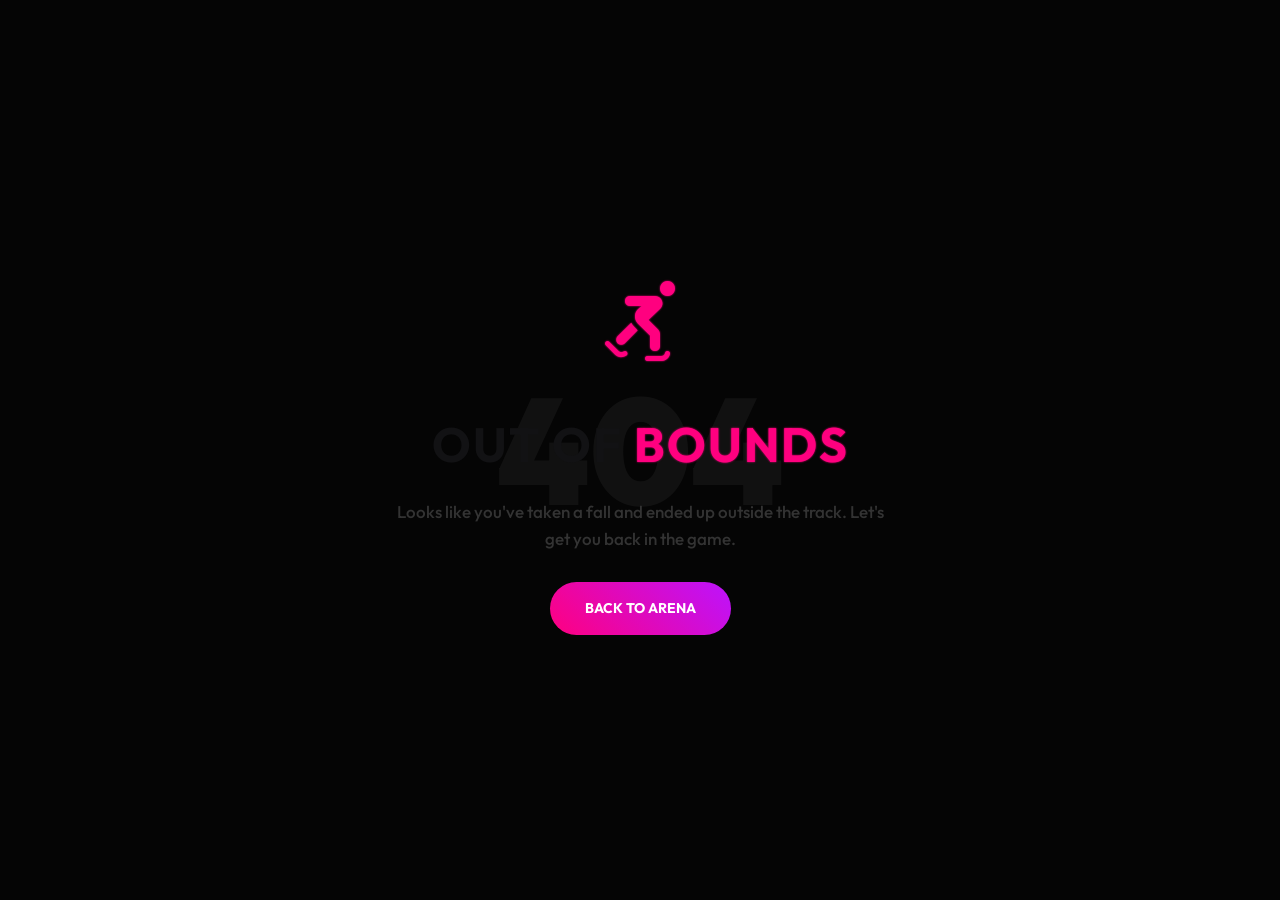
<file: 404-error.html>
<!DOCTYPE html>
<html lang="en">
<head>
    <meta charset="UTF-8">
    <meta name="viewport" content="width=device-width, initial-scale=1.0">
    <title>404 - Out of Bounds | Roller Derby League</title>
    <link rel="icon" type="image/svg+xml" href="assets/images/favicon.svg?v=1">
    <link rel="stylesheet" href="assets/css/style.css">
    <link rel="stylesheet" href="assets/css/dark-mode.css">
    <link rel="stylesheet" href="https://cdnjs.cloudflare.com/ajax/libs/font-awesome/6.4.0/css/all.min.css">
    <style>
        body { background: #050505; height: 100vh; display: flex; align-items: center; justify-content: center; text-align: center; overflow: hidden; }
        .error-container { position: relative; z-index: 1; }
        .error-text { font-size: 150px; font-weight: 900; line-height: 1; color: rgba(255,255,255,0.05); position: absolute; top: 50%; left: 50%; transform: translate(-50%, -50%); z-index: -1; pointer-events: none; }
        .skate-icon { font-size: 80px; margin-bottom: 20px; animation: wobble 2s infinite ease-in-out; }
        @keyframes wobble {
            0%, 100% { transform: rotate(-10deg); }
            50% { transform: rotate(10deg); }
        }
    </style>
</head>
<body class="dark-mode">

    <div class="error-container">
        <div class="error-text">404</div>
        <div class="skate-icon neon-text">
            <i class="fas fa-skating"></i>
        </div>
        <h1 style="font-size: 48px; margin-bottom: 15px;">OUT OF <span class="neon-text">BOUNDS</span></h1>
        <p style="color: var(--text-gray); max-width: 500px; margin: 0 auto 30px;">Looks like you've taken a fall and ended up outside the track. Let's get you back in the game.</p>
        <a href="index.html" class="btn-primary">Back to Arena</a>
    </div>

    <script src="assets/js/main.js"></script>
    <script>
        document.body.classList.add('loaded');
    </script>

    <!-- Back to Top -->
    <a href="#" class="back-to-top" id="backToTop">
        <i class="fas fa-arrow-up"></i>
    </a>
</body>
</html>
</file>
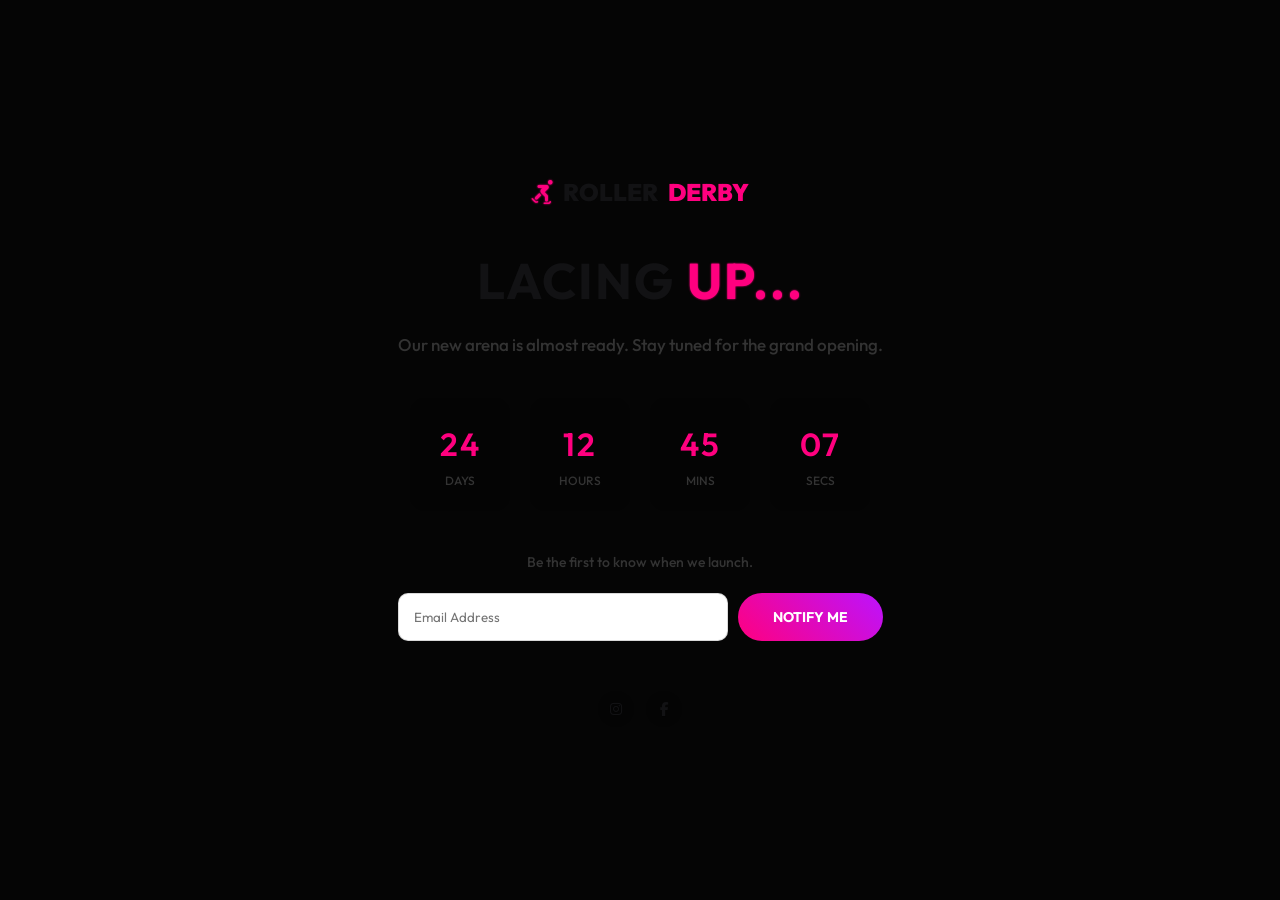
<file: coming-soon.html>
<!DOCTYPE html>
<html lang="en">
<head>
    <meta charset="UTF-8">
    <meta name="viewport" content="width=device-width, initial-scale=1.0">
    <title>Coming Soon | Roller Derby League</title>
    <link rel="icon" type="image/svg+xml" href="assets/images/favicon.svg?v=1">
    <link rel="stylesheet" href="assets/css/style.css">
    <link rel="stylesheet" href="assets/css/dark-mode.css">
    <link rel="stylesheet" href="https://cdnjs.cloudflare.com/ajax/libs/font-awesome/6.4.0/css/all.min.css">
    <style>
        body { background: #050505; height: 100vh; display: flex; align-items: center; justify-content: center; text-align: center; }
        .countdown { display: flex; gap: 20px; justify-content: center; margin: 40px 0; }
        .count-item { background: var(--bg-card); border: 1px solid var(--glass-border); padding: 20px; border-radius: 15px; min-width: 100px; }
        .count-item h2 { font-size: 32px; color: var(--primary-neon); }
        .count-item p { font-size: 12px; color: var(--text-gray); text-transform: uppercase; }
    </style>
</head>
<body class="dark-mode">

    <div class="container">
        <a href="index.html" class="logo" style="margin-bottom: 30px; justify-content: center;">
            <i class="fas fa-skating neon-text"></i>
            ROLLER<span>DERBY</span>
        </a>
        <h1 style="font-size: 50px; margin-bottom: 10px;">LACING <span class="neon-text">UP...</span></h1>
        <p style="color: var(--text-gray);">Our new arena is almost ready. Stay tuned for the grand opening.</p>
        
        <div class="countdown">
            <div class="count-item"><h2>24</h2><p>Days</p></div>
            <div class="count-item"><h2>12</h2><p>Hours</p></div>
            <div class="count-item"><h2>45</h2><p>Mins</p></div>
            <div class="count-item"><h2>08</h2><p>Secs</p></div>
        </div>
        
        <div style="max-width: 500px; margin: 0 auto;">
            <p style="margin-bottom: 20px; font-size: 14px; color: var(--text-gray);">Be the first to know when we launch.</p>
            <form style="display: flex; gap: 10px;">
                <input type="email" placeholder="Email Address" style="background: var(--bg-dark); border: 1px solid var(--glass-border); padding: 15px; border-radius: 10px; color: white; flex: 1;">
                <button type="submit" class="btn-primary">Notify Me</button>
            </form>
        </div>
        
        <div class="social-icons" style="justify-content: center; margin-top: 50px;">
            <a href="#"><i class="fab fa-instagram"></i></a>
            <a href="#"><i class="fab fa-facebook-f"></i></a>
        </div>
    </div>

    <script src="assets/js/main.js"></script>
    <script>
        document.body.classList.add('loaded');
        // Simple countdown logic simulation
        setInterval(() => {
            const secs = document.querySelector('.count-item:last-child h2');
            let s = parseInt(secs.innerText);
            if (s > 0) secs.innerText = (s - 1).toString().padStart(2, '0');
            else secs.innerText = "59";
        }, 1000);
    </script>

    <!-- Back to Top -->
    <a href="#" class="back-to-top" id="backToTop">
        <i class="fas fa-arrow-up"></i>
    </a>
</body>
</html>
</file>
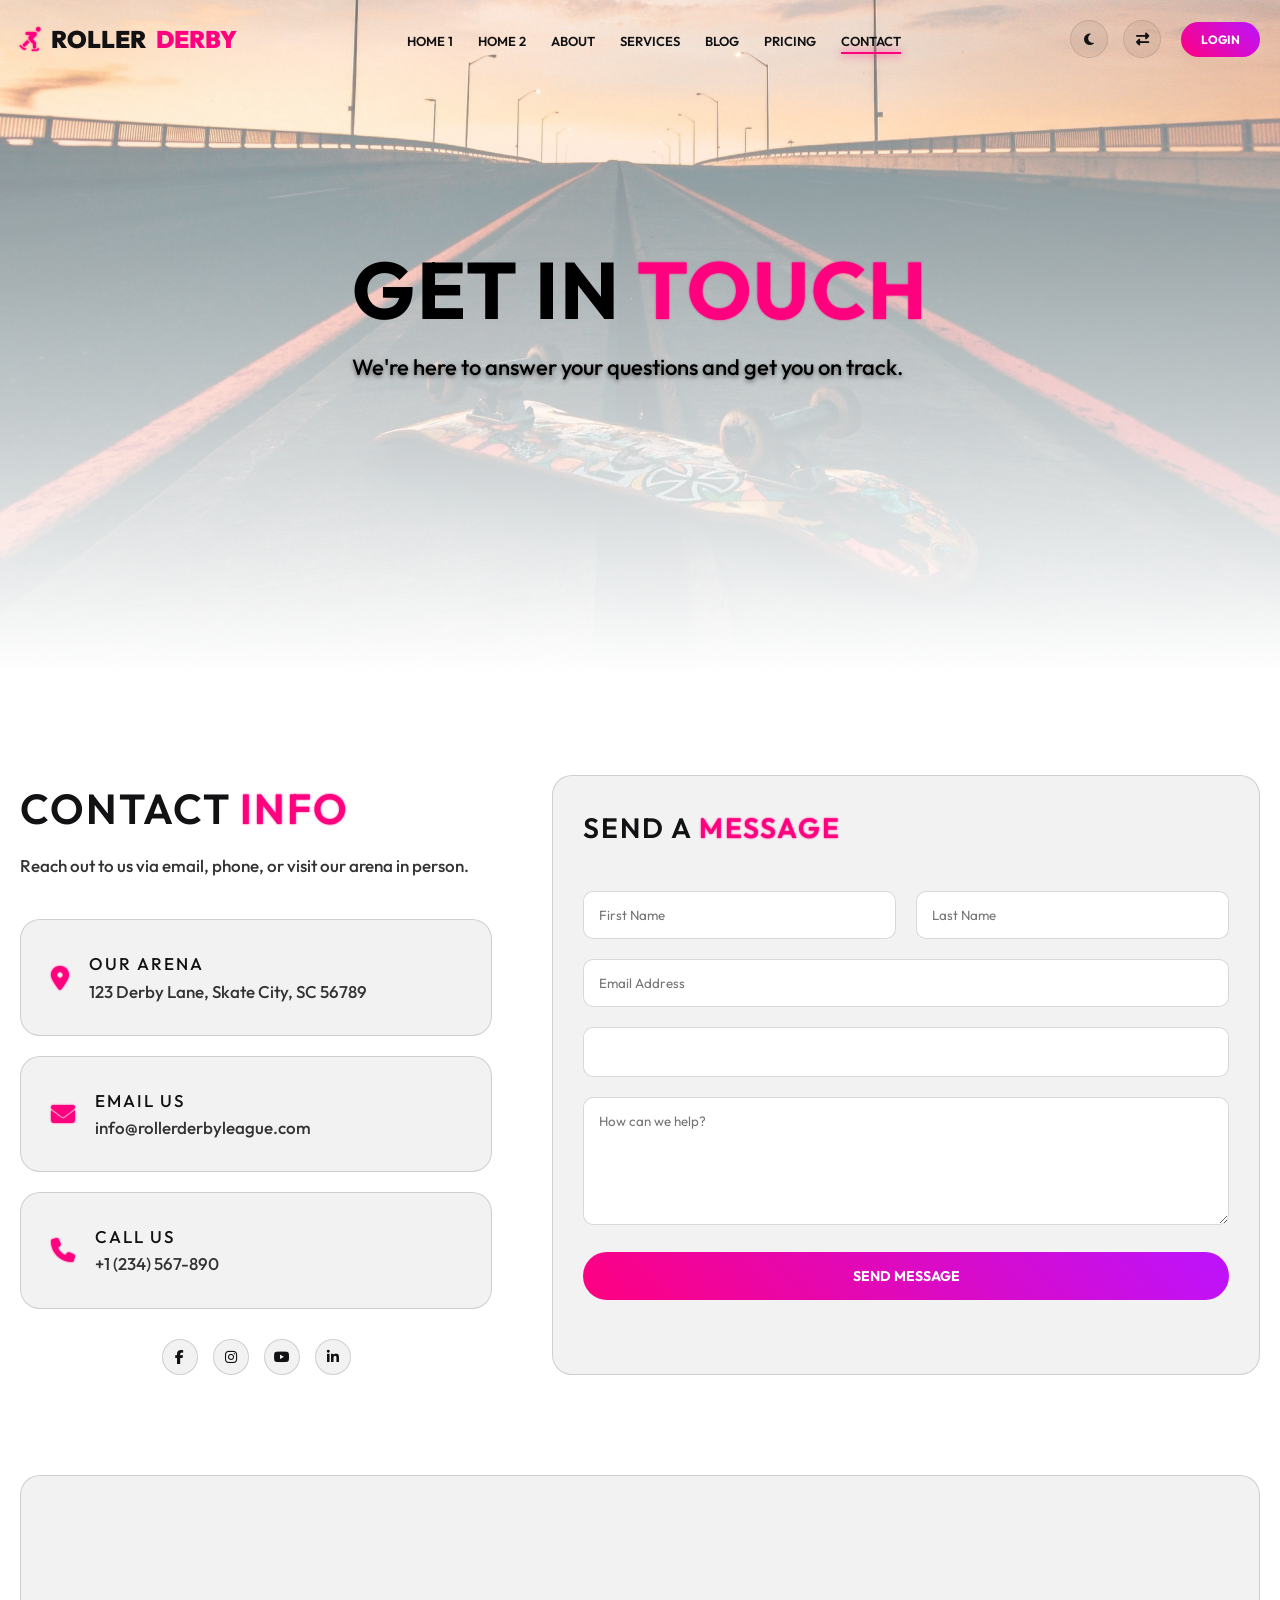
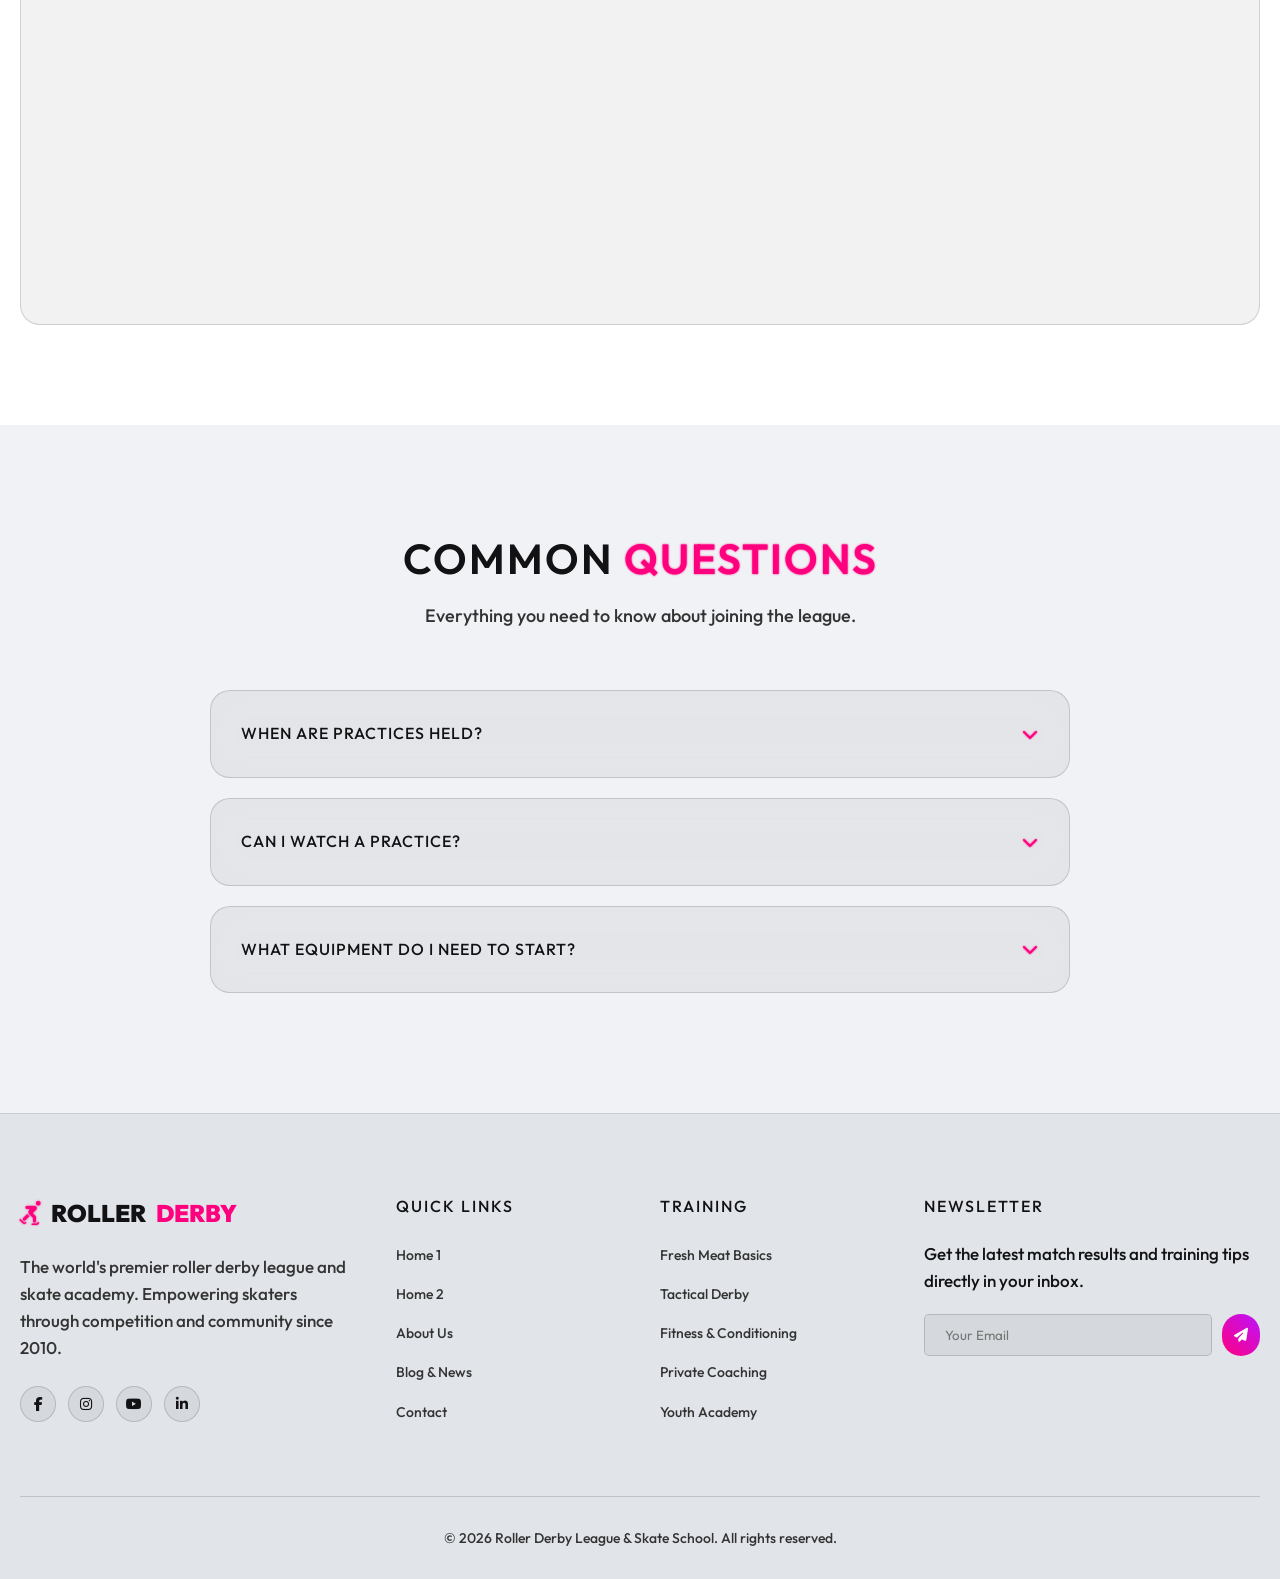
<file: contact.html>
<!DOCTYPE html>
<html lang="en" dir="ltr">
<head>
    <meta charset="UTF-8">
    <meta name="viewport" content="width=device-width, initial-scale=1.0">
    <title>Contact Us | Roller Derby League & Skate School</title>
    <link rel="icon" type="image/svg+xml" href="assets/images/favicon.svg?v=1">
    <link rel="stylesheet" href="assets/css/style.css">
    <link rel="stylesheet" href="assets/css/dark-mode.css">
    <link rel="stylesheet" href="assets/css/rtl.css">
    <link rel="stylesheet" href="https://cdnjs.cloudflare.com/ajax/libs/font-awesome/6.4.0/css/all.min.css">
</head>
<body class="dark-mode">

    <!-- Navbar -->
    <nav class="navbar scrolled">
        <div class="nav-container">
            <a href="index.html" class="logo">
                <i class="fas fa-skating neon-text"></i>
                ROLLER<span>DERBY</span>
            </a>
            <ul class="nav-links">
                <li><a href="index.html">Home 1</a></li>
                <li><a href="home-2.html">Home 2</a></li>
                <li><a href="about.html">About</a></li>
                <li><a href="services.html">Services</a></li>
                <li><a href="blog.html">Blog</a></li>
                <li><a href="pricing.html">Pricing</a></li>
                <li><a href="contact.html" class="active">Contact</a></li>
                <li class="mobile-menu-controls">
                    <button class="toggle-btn dark-mode-toggle" title="Toggle Theme">
                        <i class="fas fa-moon"></i>
                    </button>
                    <button class="toggle-btn rtl-toggle" title="Toggle RTL">
                        <i class="fas fa-right-left"></i>
                    </button>
                    <a href="login.html" class="btn-primary">Login</a>
                </li>
            </ul>
            <div class="nav-controls">
                <button class="toggle-btn" id="dark-mode-toggle"><i class="fas fa-moon"></i></button>
                <button class="toggle-btn" id="rtl-toggle"><i class="fas fa-right-left"></i></button>
                <a href="login.html" class="btn-primary" style="padding: 8px 20px; font-size: 12px; margin-left: 5px;">Login</a>
                <div class="hamburger" id="hamburger"><span></span><span></span><span></span></div>
            </div>
        </div>
    </nav>

    <!-- 1. Hero Banner -->
    <section class="hero" style="height: 75vh;">
        <div class="hero-overlay"></div>
        <img src="assets/images/contact-hero.png" alt="Contact Hero" style="position: absolute; width: 100%; height: 100%; object-fit: cover; object-position: center;">
        <div class="container hero-content" data-reveal>
            <h1 class="hero-title">GET IN <span class="neon-text">TOUCH</span></h1>
            <p class="hero-subtitle">We're here to answer your questions and get you on track.</p>
        </div>
    </section>

    <!-- 2. Contact Information & 3. Contact Form -->
    <section class="section-padding">
        <div class="container">
            <div class="contact-grid">
                <div data-reveal class="contact-info-section">
                    <h2 class="section-title">CONTACT <span class="neon-text">INFO</span></h2>
                    <p style="color: var(--text-gray); margin-bottom: 40px;">Reach out to us via email, phone, or visit our arena in person.</p>
                    
                    <div class="glass-card" style="margin-bottom: 20px; height: auto;">
                        <div class="contact-info-card-inner">
                            <i class="fas fa-map-marker-alt neon-text"></i>
                            <div>
                                <h4>Our Arena</h4>
                                <p>123 Derby Lane, Skate City, SC 56789</p>
                            </div>
                        </div>
                    </div>
                    <div class="glass-card" style="margin-bottom: 20px; height: auto;">
                        <div class="contact-info-card-inner">
                            <i class="fas fa-envelope neon-text"></i>
                            <div>
                                <h4>Email Us</h4>
                                <p>info@rollerderbyleague.com</p>
                            </div>
                        </div>
                    </div>
                    <div class="glass-card" style="margin-bottom: 20px; height: auto;">
                        <div class="contact-info-card-inner">
                            <i class="fas fa-phone neon-text"></i>
                            <div>
                                <h4>Call Us</h4>
                                <p>+1 (234) 567-890</p>
                            </div>
                        </div>
                    </div>
                    
                    <div class="social-icons" style="margin-top: 30px; gap: 15px; justify-content: center;">
                        <a href="#"><i class="fab fa-facebook-f"></i></a>
                        <a href="#"><i class="fab fa-instagram"></i></a>
                        <a href="#"><i class="fab fa-youtube"></i></a>
                        <a href="#"><i class="fab fa-linkedin-in"></i></a>
                    </div>
                </div>
                
                <div class="glass-card" data-reveal>
                    <h2 class="section-title" style="font-size: 28px;">SEND A <span class="neon-text">MESSAGE</span></h2>
                    <form style="margin-top: 30px;">
                        <div class="comment-form-row">
                            <input type="text" placeholder="First Name" style="background: var(--bg-dark); border: 1px solid var(--glass-border); padding: 15px; border-radius: 10px; color: white;">
                            <input type="text" placeholder="Last Name" style="background: var(--bg-dark); border: 1px solid var(--glass-border); padding: 15px; border-radius: 10px; color: white;">
                        </div>
                        <input type="email" placeholder="Email Address" style="width: 100%; background: var(--bg-dark); border: 1px solid var(--glass-border); padding: 15px; border-radius: 10px; color: white; margin-bottom: 20px;">
                        <select style="width: 100%; background: var(--bg-dark); border: 1px solid var(--glass-border); padding: 15px; border-radius: 10px; color: white; margin-bottom: 20px;">
                            <option>Inquiry Type</option>
                            <option>Training Programs</option>
                            <option>League Sponsorship</option>
                            <option>Match Tickets</option>
                            <option>Other</option>
                        </select>
                        <textarea placeholder="How can we help?" rows="6" style="width: 100%; background: var(--bg-dark); border: 1px solid var(--glass-border); padding: 15px; border-radius: 10px; color: white; margin-bottom: 20px;"></textarea>
                        <button type="submit" class="btn-primary" style="width: 100%;">Send Message</button>
                    </form>
                </div>
            </div>
        </div>
    </section>

    <!-- 4. Training Location Map -->
    <section class="section-padding" style="padding-top: 0;">
        <div class="container">
            <div class="glass-card" style="padding: 0; height: 450px; overflow: hidden;" data-reveal>
                <iframe src="https://www.google.com/maps/embed?pb=!1m18!1m12!1m3!1d3153.8354345093747!2d-122.4194154846816!3d37.77492957975948!2m3!1f0!2f0!3f0!3m2!1i1024!2i768!4f13.1!3m3!1m2!1s0x8085809c6c8f4459%3A0xb10ed6d9b5050fa0!2sSan%20Francisco%2C%20CA!5e0!3m2!1sen!2sus!4v1625061234567!5m2!1sen!2sus" width="100%" height="100%" style="border:0;" allowfullscreen="" loading="lazy"></iframe>
            </div>
        </div>
    </section>

    <!-- 5. FAQ Section -->
    <section class="section-padding section-alt">
        <div class="container" style="max-width: 900px;">
            <div class="section-header" data-reveal>
                <h2 class="section-title">COMMON <span class="neon-text">QUESTIONS</span></h2>
                <p class="section-subtitle">Everything you need to know about joining the league.</p>
            </div>
            
            <div style="margin-top: 40px;" data-reveal>
                <details class="glass-card" style="margin-bottom: 20px; cursor: pointer; height: auto;">
                    <summary style="list-style: none; display: flex; justify-content: space-between; align-items: center; font-weight: 500; text-transform: uppercase; letter-spacing: 1px; font-size: 16px;">
                        When are practices held?
                        <i class="fas fa-chevron-down neon-text" style="transition: transform 0.3s;"></i>
                    </summary>
                    <div style="margin-top: 20px; padding-top: 20px; border-top: 1px solid var(--glass-border); color: var(--text-gray);">
                        <p>Typically Tuesday and Thursday evenings from 7:00 PM to 9:00 PM at our main arena.</p>
                    </div>
                </details>

                <details class="glass-card" style="margin-bottom: 20px; cursor: pointer; height: auto;">
                    <summary style="list-style: none; display: flex; justify-content: space-between; align-items: center; font-weight: 500; text-transform: uppercase; letter-spacing: 1px; font-size: 16px;">
                        Can I watch a practice?
                        <i class="fas fa-chevron-down neon-text" style="transition: transform 0.3s;"></i>
                    </summary>
                    <div style="margin-top: 20px; padding-top: 20px; border-top: 1px solid var(--glass-border); color: var(--text-gray);">
                        <p>Yes! We have an observation deck for prospective skaters and fans. Please check in at the front desk upon arrival.</p>
                    </div>
                </details>

                <details class="glass-card" style="margin-bottom: 20px; cursor: pointer; height: auto;">
                    <summary style="list-style: none; display: flex; justify-content: space-between; align-items: center; font-weight: 500; text-transform: uppercase; letter-spacing: 1px; font-size: 16px;">
                        What equipment do I need to start?
                        <i class="fas fa-chevron-down neon-text" style="transition: transform 0.3s;"></i>
                    </summary>
                    <div style="margin-top: 20px; padding-top: 20px; border-top: 1px solid var(--glass-border); color: var(--text-gray);">
                        <p>You'll need quad skates, a helmet, knee pads, elbow pads, wrist guards, and a mouthguard. We offer rental gear for your first three sessions!</p>
                    </div>
                </details>
            </div>
        </div>
    </section>

    <!-- Footer -->
    <footer class="footer">
        <div class="container">
            <div class="footer-grid">
                <div class="footer-logo">
                    <a href="index.html" class="logo" style="margin-bottom: 20px;">
                        <i class="fas fa-skating neon-text"></i>
                        ROLLER<span>DERBY</span>
                    </a>
                    <p>The world's premier roller derby league and skate academy. Empowering skaters through competition and community since 2010.</p>
                    <div class="social-icons">
                        <a href="#"><i class="fab fa-facebook-f"></i></a>
                        <a href="#"><i class="fab fa-instagram"></i></a>
                        <a href="#"><i class="fab fa-youtube"></i></a>
                        <a href="#"><i class="fab fa-linkedin-in"></i></a>
                    </div>
                </div>
                <div class="footer-links">
                    <h4>Quick Links</h4>
                    <ul>
                        <li><a href="index.html">Home 1</a></li>
                        <li><a href="home-2.html">Home 2</a></li>
                        <li><a href="about.html">About Us</a></li>
                        <li><a href="blog.html">Blog & News</a></li>
                        <li><a href="contact.html">Contact</a></li>
                    </ul>
                </div>
                <div class="footer-links">
                    <h4>Training</h4>
                    <ul>
                        <li><a href="#">Fresh Meat Basics</a></li>
                        <li><a href="#">Tactical Derby</a></li>
                        <li><a href="#">Fitness & Conditioning</a></li>
                        <li><a href="#">Private Coaching</a></li>
                        <li><a href="#">Youth Academy</a></li>
                    </ul>
                </div>
                <div class="footer-newsletter">
                    <h4>Newsletter</h4>
                    <p>Get the latest match results and training tips directly in your inbox.</p>
                    <form class="newsletter-form">
                        <input type="email" placeholder="Your Email">
                        <button type="submit" class="btn-primary" style="padding: 12px;"><i class="fas fa-paper-plane"></i></button>
                    </form>
                </div>
            </div>
            <div class="footer-bottom">
                <p>&copy; 2026 Roller Derby League & Skate School. All rights reserved.</p>
            </div>
        </div>
    </footer>

    <script src="assets/js/main.js"></script>

    <!-- Back to Top -->
    <a href="#" class="back-to-top" id="backToTop">
        <i class="fas fa-arrow-up"></i>
    </a>
</body>
</html>
</file>
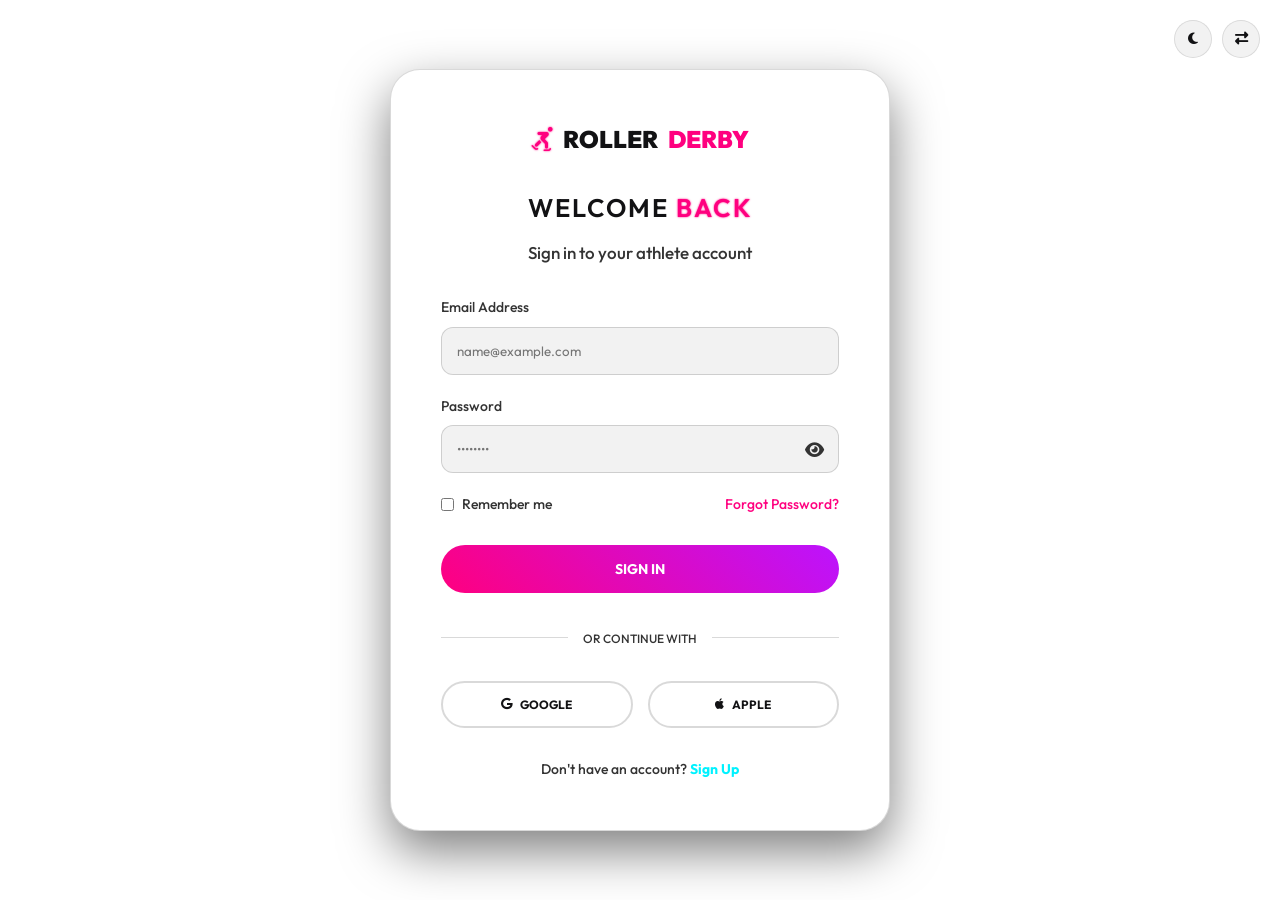
<file: login.html>
<!DOCTYPE html>
<html lang="en">
<head>
    <meta charset="UTF-8">
    <meta name="viewport" content="width=device-width, initial-scale=1.0">
    <title>Login | Roller Derby League & Skate School</title>
    <link rel="icon" type="image/svg+xml" href="assets/images/favicon.svg?v=1">
    <link rel="stylesheet" href="assets/css/style.css">
    <link rel="stylesheet" href="assets/css/dark-mode.css">
    <link rel="stylesheet" href="https://cdnjs.cloudflare.com/ajax/libs/font-awesome/6.4.0/css/all.min.css">
    <style>
        body { background: var(--bg-dark); height: 100vh; display: flex; align-items: center; justify-content: center; padding: 20px; transition: var(--transition); }
        .auth-container {
            width: 100%;
            max-width: 500px;
            border-radius: 30px;
            overflow: hidden;
            border: 1px solid var(--glass-border);
            box-shadow: 0 20px 50px rgba(0,0,0,0.5);
            background: var(--bg-light);
            position: relative;
            transition: var(--transition);
        }
        .auth-container::before {
            content: '';
            position: absolute;
            top: -2px; left: -2px; right: -2px; bottom: -2px;
            background: linear-gradient(45deg, var(--primary-neon), var(--secondary-neon));
            z-index: -1;
            border-radius: 32px;
            opacity: 0.3;
        }
        .auth-form {
            padding: 50px;
            display: flex;
            flex-direction: column;
            justify-content: center;
        }
        .auth-input {
            width: 100%;
            background: var(--bg-card);
            border: 1px solid var(--glass-border);
            padding: 15px;
            border-radius: 12px;
            color: var(--text-white);
            margin-bottom: 20px;
            outline: none;
            transition: var(--transition);
        }
        .auth-input:focus { border-color: var(--primary-neon); background: rgba(255,255,255,0.1); box-shadow: 0 0 15px rgba(255, 0, 127, 0.2); }
        
        .logo-center {
            display: flex;
            justify-content: center;
            margin-bottom: 30px;
        }

        /* Dark Mode Style for Auth Container */
        body.dark-mode .auth-container {
            background: var(--bg-alt);
        }
        .or-divider-text {
            background: var(--bg-light);
        }
        body.dark-mode .or-divider-text {
            background: var(--bg-alt) !important;
        }

        @media (max-width: 480px) {
            body { flex-direction: column; height: auto; padding: 40px 20px; }
            .auth-form { padding: 30px 20px; }
            .auth-container { border-radius: 20px; }
            .auth-controls { 
                position: static !important; 
                margin-bottom: 20px; 
                justify-content: flex-end;
                width: 100%;
            }
            .auth-options { 
                font-size: 12px !important; 
                gap: 5px !important;
            }
            .social-grid { gap: 10px !important; }
            .social-grid .btn-outline { padding: 12px 5px !important; font-size: 11px !important; }
        }

        .auth-controls {
            position: absolute;
            top: 20px;
            right: 20px;
            display: flex;
            gap: 10px;
            z-index: 100;
        }

        .password-wrapper {
            position: relative;
            display: flex;
            align-items: center;
        }
        .toggle-password {
            position: absolute;
            right: 15px;
            cursor: pointer;
            color: var(--text-gray);
            z-index: 10;
            top: 50%;
            transform: translateY(-50%);
        }
        .auth-input { margin-bottom: 0 !important; }
        .password-wrapper { margin-bottom: 20px; }
    </style>
</head>
<body class="dark-mode">

    <div class="auth-controls">
        <button class="toggle-btn" id="dark-mode-toggle" title="Toggle Theme">
            <i class="fas fa-moon"></i>
        </button>
        <button class="toggle-btn" id="rtl-toggle" title="Toggle RTL">
            <i class="fas fa-right-left"></i>
        </button>
    </div>

    <div class="auth-container">
        <div class="auth-form">
            <div class="logo-center">
                <a href="index.html" class="logo">
                    <i class="fas fa-skating neon-text"></i>
                    ROLLER<span>DERBY</span>
                </a>
            </div>
            
            <h2 style="text-align: center; margin-bottom: 10px;">WELCOME <span class="neon-text">BACK</span></h2>
            <p style="text-align: center; color: var(--text-gray); margin-bottom: 30px;">Sign in to your athlete account</p>

            <form>
                <div style="margin-bottom: 20px;">
                    <label style="display: block; margin-bottom: 8px; font-size: 14px; color: var(--text-gray);">Email Address</label>
                    <input type="email" class="auth-input" placeholder="name@example.com" required>
                </div>
                
                <div style="margin-bottom: 20px;">
                    <label style="display: block; margin-bottom: 8px; font-size: 14px; color: var(--text-gray);">Password</label>
                    <div class="password-wrapper">
                        <input type="password" class="auth-input" placeholder="••••••••" required>
                        <i class="fas fa-eye toggle-password"></i>
                    </div>
                </div>
                
                <div class="auth-options" style="display: flex; justify-content: space-between; align-items: center; margin-bottom: 30px; font-size: 14px;">
                    <label style="color: var(--text-gray); display: flex; align-items: center; gap: 8px; cursor: pointer;">
                        <input type="checkbox"> Remember me
                    </label>
                    <a href="#" style="color: var(--primary-neon); text-decoration: none;">Forgot Password?</a>
                </div>
                
                <button type="submit" class="btn-primary" style="width: 100%; padding: 15px;">Sign In</button>
                
                <div style="text-align: center; margin: 30px 0; position: relative;">
                    <span class="or-divider-text" style="padding: 0 15px; position: relative; z-index: 1; color: var(--text-gray); font-size: 12px;">OR CONTINUE WITH</span>
                    <hr style="position: absolute; top: 50%; width: 100%; border: none; border-top: 1px solid var(--glass-border);">
                </div>
                
                <div class="social-grid" style="display: grid; grid-template-columns: 1fr 1fr; gap: 15px;">
                    <a href="#" class="btn-outline" style="font-size: 12px; display: flex; align-items: center; justify-content: center; gap: 8px; padding: 12px; text-transform: uppercase;">
                        <i class="fab fa-google"></i> Google
                    </a>
                    <a href="#" class="btn-outline" style="font-size: 12px; display: flex; align-items: center; justify-content: center; gap: 8px; padding: 12px; text-transform: uppercase;">
                        <i class="fab fa-apple"></i> Apple
                    </a>
                </div>
                
                <p style="text-align: center; margin-top: 30px; font-size: 14px; color: var(--text-gray);">
                    Don't have an account? <a href="register.html" style="color: var(--secondary-neon); text-decoration: none; font-weight: 700;">Sign Up</a>
                </p>
            </form>
        </div>
    </div>


    <script src="assets/js/main.js"></script>
    <script>
        document.body.classList.add('loaded');
    </script>

    <!-- Back to Top -->
    <a href="#" class="back-to-top" id="backToTop">
        <i class="fas fa-arrow-up"></i>
    </a>
</body>
</html>
</file>
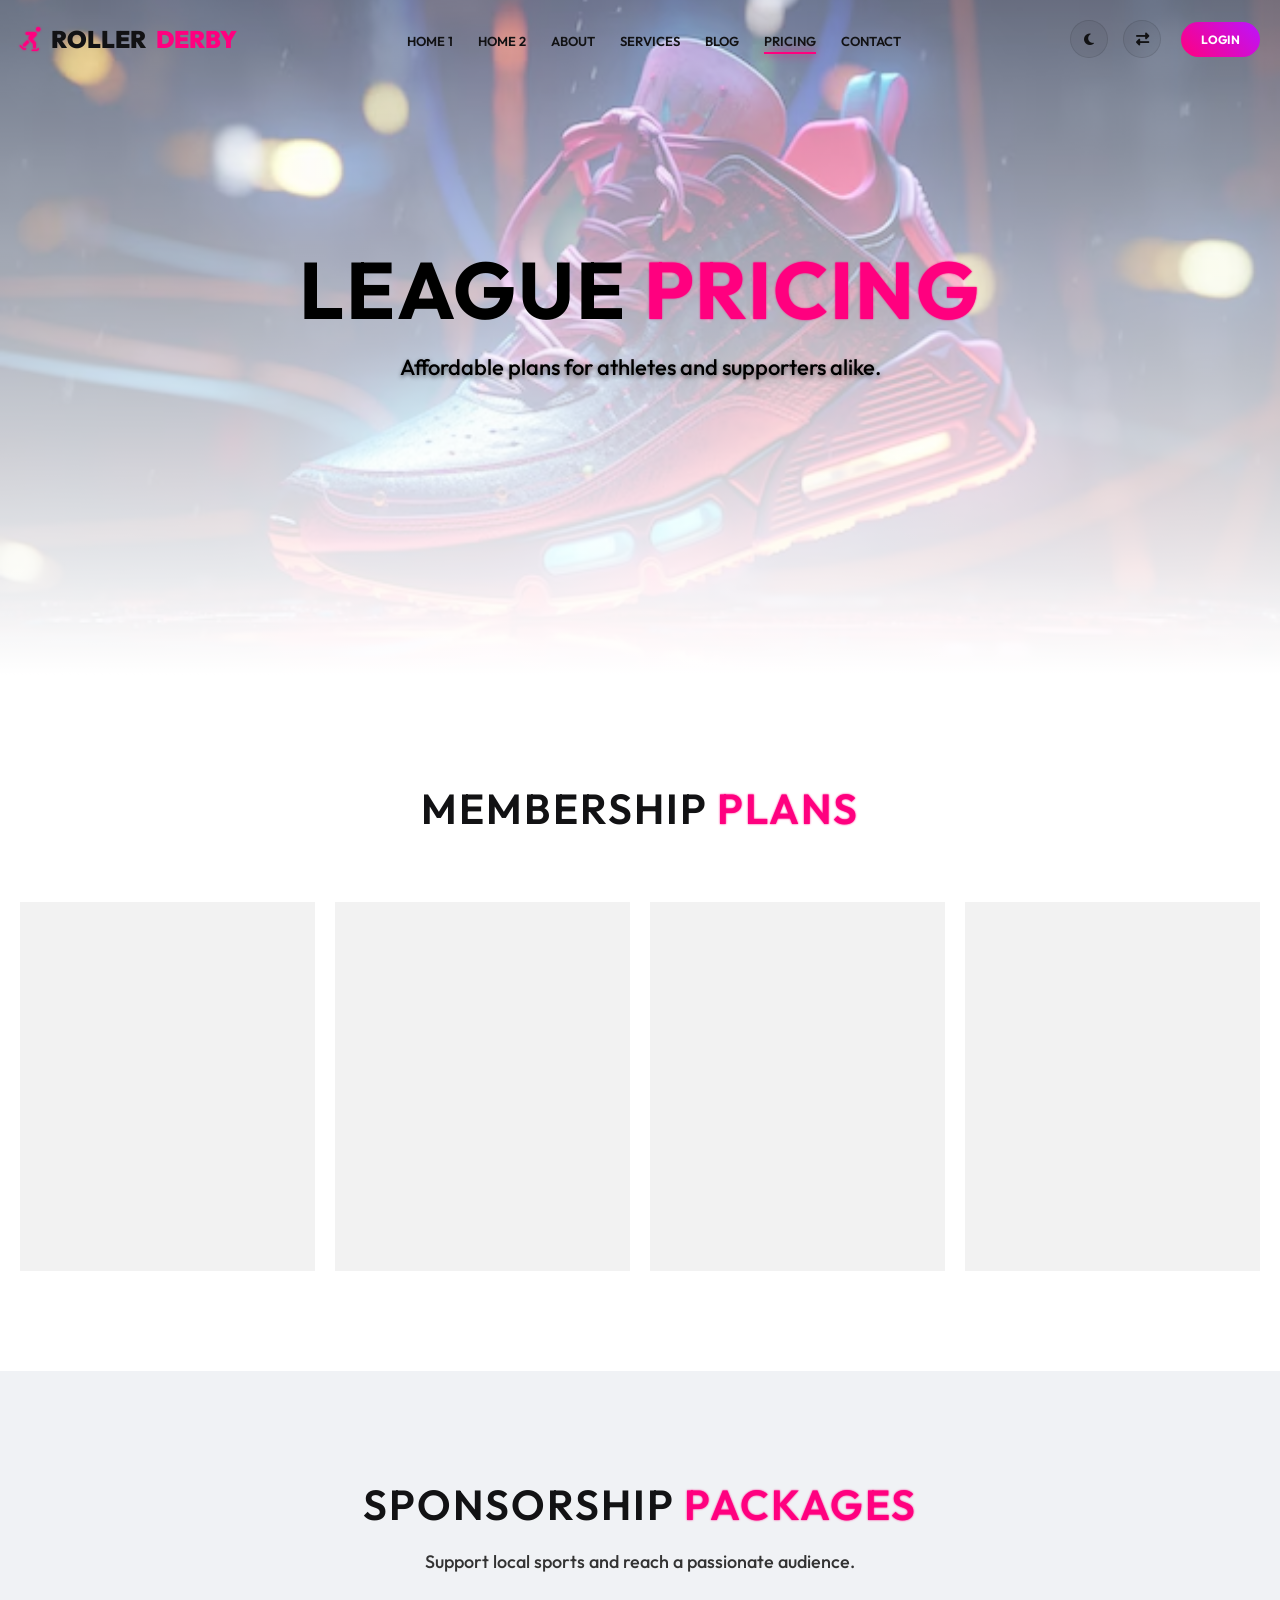
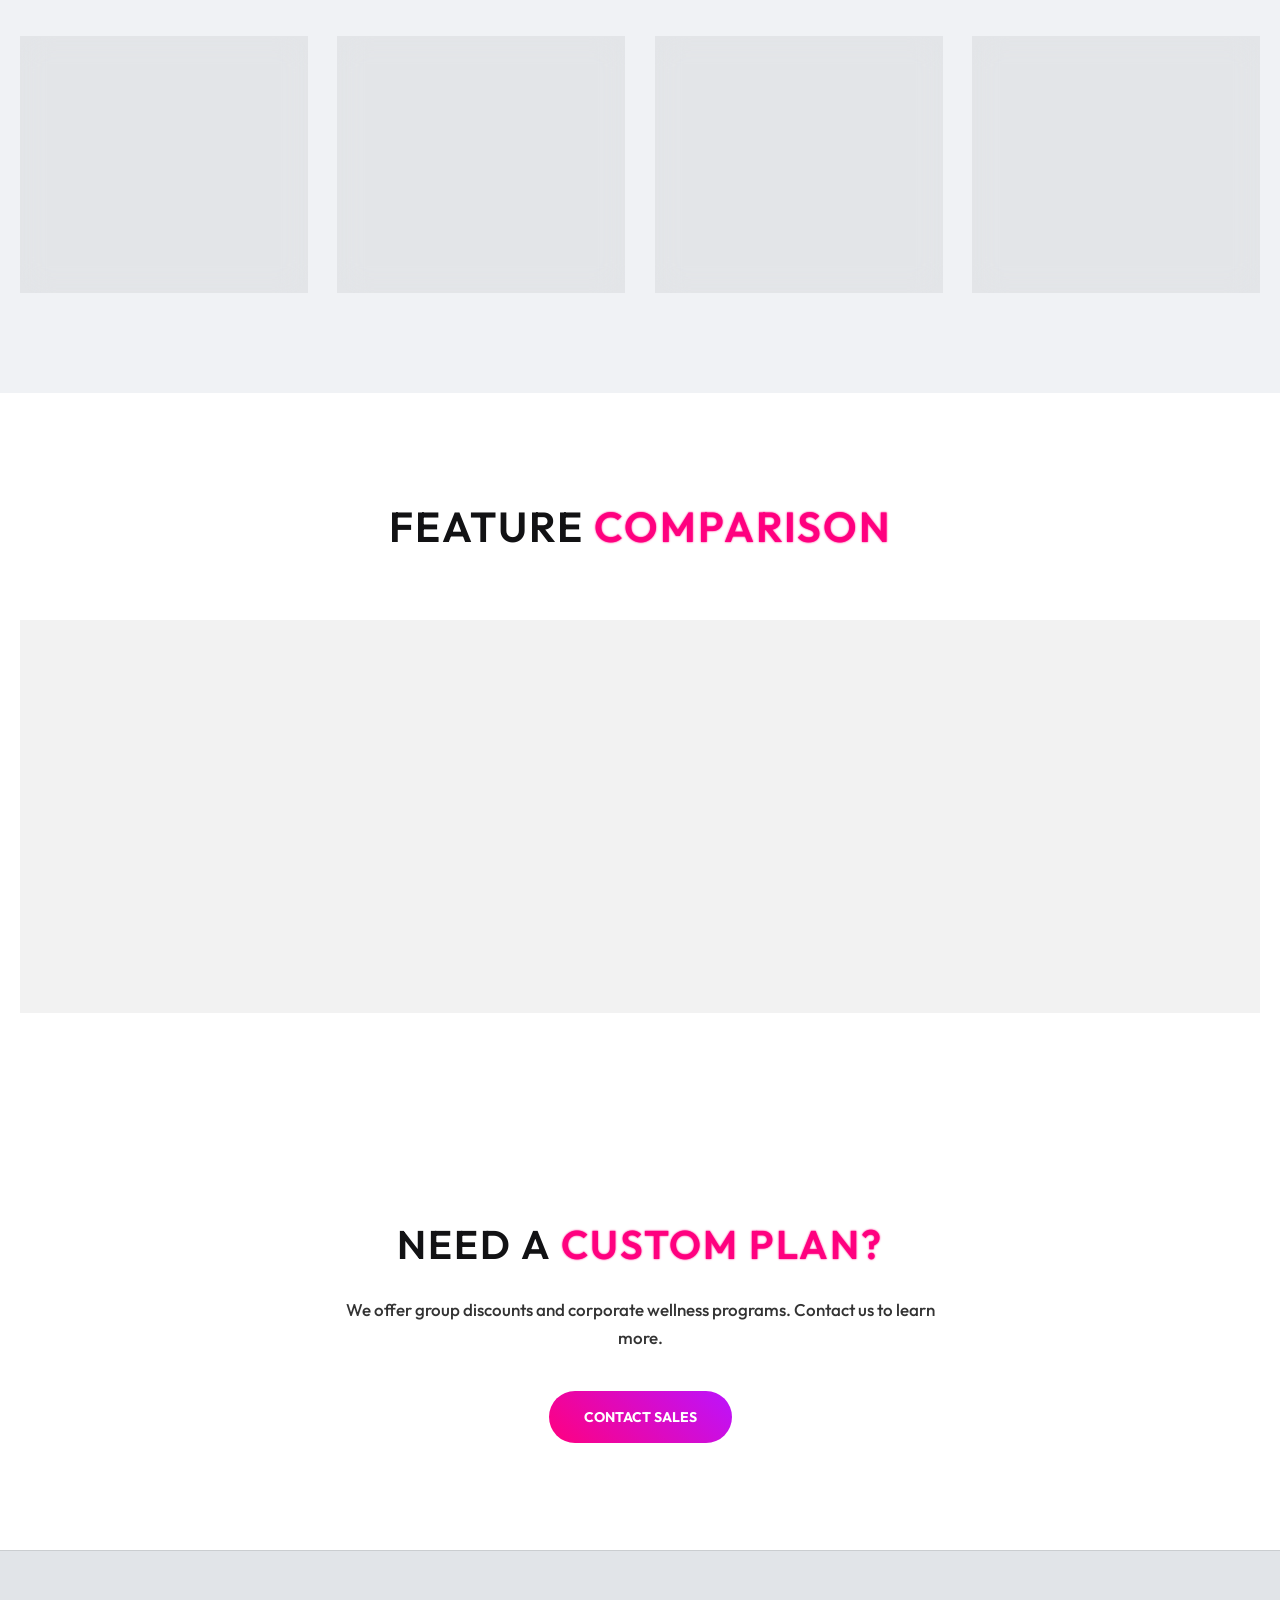
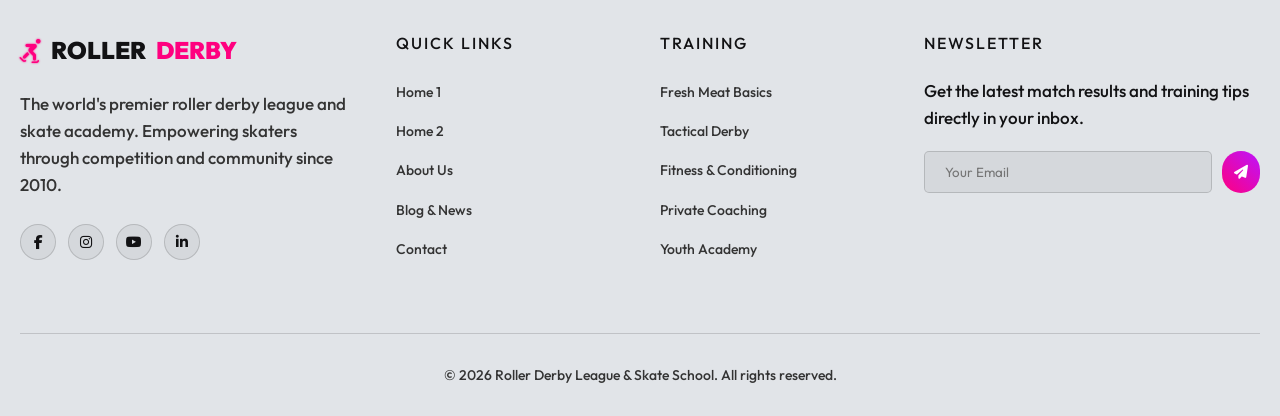
<file: pricing.html>
<!DOCTYPE html>
<html lang="en" dir="ltr">
<head>
    <meta charset="UTF-8">
    <meta name="viewport" content="width=device-width, initial-scale=1.0">
    <title>Pricing | Roller Derby League & Skate School</title>
    <link rel="icon" type="image/svg+xml" href="assets/images/favicon.svg?v=1">
    <link rel="stylesheet" href="assets/css/style.css">
    <link rel="stylesheet" href="assets/css/dark-mode.css">
    <link rel="stylesheet" href="assets/css/rtl.css">
    <link rel="stylesheet" href="https://cdnjs.cloudflare.com/ajax/libs/font-awesome/6.4.0/css/all.min.css">
    <style>
        .pricing-table-container {
            background: var(--bg-card);
            backdrop-filter: blur(15px);
            border: 1px solid var(--glass-border);
            border-radius: 20px;
            overflow: hidden;
            margin-top: 50px;
        }
        .pricing-table {
            width: 100%;
            border-collapse: collapse;
        }
        .pricing-table th, .pricing-table td {
            padding: 25px;
            text-align: center;
            border: 1px solid var(--glass-border);
        }
        .pricing-table th { 
            background: rgba(255, 255, 255, 0.08); 
            color: var(--secondary-neon); 
            text-transform: uppercase;
            font-size: 16px;
            letter-spacing: 1px;
        }
        .pricing-table tr:hover td { 
            background: rgba(255, 0, 127, 0.05); 
            color: var(--text-white);
        }
        .status-yes { color: #00ff88; font-weight: bold; }
        .status-no { color: #ff3d3d; font-weight: bold; opacity: 0.6; }
        .status-highlight { color: var(--secondary-neon); font-weight: bold; }

        @media (max-width: 768px) {
            .pricing-table-container {
                overflow-x: auto;
                -webkit-overflow-scrolling: touch;
            }
            .pricing-table {
                min-width: 700px;
            }
        }
    </style>
</head>
<body class="dark-mode">

    <!-- Navbar -->
    <nav class="navbar scrolled">
        <div class="nav-container">
            <a href="index.html" class="logo">
                <i class="fas fa-skating neon-text"></i>
                ROLLER<span>DERBY</span>
            </a>
            <ul class="nav-links">
                <li><a href="index.html">Home 1</a></li>
                <li><a href="home-2.html">Home 2</a></li>
                <li><a href="about.html">About</a></li>
                <li><a href="services.html">Services</a></li>
                <li><a href="blog.html">Blog</a></li>
                <li><a href="pricing.html" class="active">Pricing</a></li>
                <li><a href="contact.html">Contact</a></li>
                <li class="mobile-menu-controls">
                    <button class="toggle-btn dark-mode-toggle" title="Toggle Theme">
                        <i class="fas fa-moon"></i>
                    </button>
                    <button class="toggle-btn rtl-toggle" title="Toggle RTL">
                        <i class="fas fa-right-left"></i>
                    </button>
                    <a href="login.html" class="btn-primary">Login</a>
                </li>
            </ul>
            <div class="nav-controls">
                <button class="toggle-btn" id="dark-mode-toggle"><i class="fas fa-moon"></i></button>
                <button class="toggle-btn" id="rtl-toggle"><i class="fas fa-right-left"></i></button>
                <a href="login.html" class="btn-primary" style="padding: 8px 20px; font-size: 12px; margin-left: 5px;">Login</a>
                <div class="hamburger" id="hamburger"><span></span><span></span><span></span></div>
            </div>
        </div>
    </nav>

    <!-- 1. Hero Banner -->
    <section class="hero" style="height: 75vh;">
        <div class="hero-overlay"></div>
        <img src="assets/images/pricing-hero.png" alt="Pricing Hero" style="position: absolute; width: 100%; height: 100%; object-fit: cover; object-position: center;">
        <div class="container hero-content" style="text-align: center;" data-reveal>
            <h1 class="hero-title">LEAGUE <span class="neon-text">PRICING</span></h1>
            <p class="hero-subtitle">Affordable plans for athletes and supporters alike.</p>
        </div>
    </section>

    <!-- 2. Membership Plans (4 cards) -->
    <section class="section-padding">
        <div class="container">
            <div class="section-header" data-reveal>
                <h2 class="section-title">MEMBERSHIP <span class="neon-text">PLANS</span></h2>
            </div>
            
            <div class="roster-grid">
                <div class="glass-card" data-reveal>
                    <h3 style="color: var(--secondary-neon);">Supporter</h3>
                    <h2 style="margin: 20px 0;">$15<span style="font-size: 14px; color: var(--text-gray);">/mo</span></h2>
                    <ul style="list-style: none; color: var(--text-gray); margin-bottom: 30px; flex: 1;">
                        <li style="margin-bottom: 10px;"><i class="fas fa-check-circle"></i> Digital Badge</li>
                        <li style="margin-bottom: 10px;"><i class="fas fa-check-circle"></i> Early Access Tickets</li>
                        <li style="margin-bottom: 10px;"><i class="fas fa-check-circle"></i> Merch Discounts</li>
                    </ul>
                    <a href="#" class="btn-outline">Join Now</a>
                </div>
                <div class="glass-card" data-reveal style="border-color: var(--primary-neon);">
                    <h3 style="color: var(--primary-neon);">Active Athlete</h3>
                    <h2 style="margin: 20px 0;">$89<span style="font-size: 14px; color: var(--text-gray);">/mo</span></h2>
                    <ul style="list-style: none; color: var(--text-gray); margin-bottom: 30px; flex: 1;">
                        <li style="margin-bottom: 10px;"><i class="fas fa-check-circle"></i> Unlimited Track Access</li>
                        <li style="margin-bottom: 10px;"><i class="fas fa-check-circle"></i> 2 Team Practices / week</li>
                        <li style="margin-bottom: 10px;"><i class="fas fa-check-circle"></i> Professional Coaching</li>
                    </ul>
                    <a href="#" class="btn-primary">Join Now</a>
                </div>
                <div class="glass-card" data-reveal>
                    <h3 style="color: var(--secondary-neon);">Elite Pro</h3>
                    <h2 style="margin: 20px 0;">$149<span style="font-size: 14px; color: var(--text-gray);">/mo</span></h2>
                    <ul style="list-style: none; color: var(--text-gray); margin-bottom: 30px; flex: 1;">
                        <li style="margin-bottom: 10px;"><i class="fas fa-check-circle"></i> All Active Benefits</li>
                        <li style="margin-bottom: 10px;"><i class="fas fa-check-circle"></i> 1-on-1 Sessions</li>
                        <li style="margin-bottom: 10px;"><i class="fas fa-check-circle"></i> Custom Jersey</li>
                    </ul>
                    <a href="#" class="btn-outline">Join Now</a>
                </div>
                <div class="glass-card" data-reveal>
                    <h3 style="color: var(--secondary-neon);">Family Pack</h3>
                    <h2 style="margin: 20px 0;">$199<span style="font-size: 14px; color: var(--text-gray);">/mo</span></h2>
                    <ul style="list-style: none; color: var(--text-gray); margin-bottom: 30px; flex: 1;">
                        <li style="margin-bottom: 10px;"><i class="fas fa-check-circle"></i> Up to 4 Members</li>
                        <li style="margin-bottom: 10px;"><i class="fas fa-check-circle"></i> Youth League Included</li>
                        <li style="margin-bottom: 10px;"><i class="fas fa-check-circle"></i> Shared Track Time</li>
                    </ul>
                    <a href="#" class="btn-outline">Join Now</a>
                </div>
            </div>
        </div>
    </section>

    <!-- 3. Sponsorship Packages -->
    <section class="section-padding section-alt">
        <div class="container">
            <div class="section-header" data-reveal>
                <h2 class="section-title">SPONSORSHIP <span class="neon-text">PACKAGES</span></h2>
                <p class="section-subtitle">Support local sports and reach a passionate audience.</p>
            </div>
            
            <div class="roster-grid" style="gap: 30px;">
                <div class="glass-card" data-reveal>
                    <h3 style="color: #cd7f32;">Bronze</h3>
                    <h2 style="margin: 20px 0;">$500<span style="font-size: 14px; color: var(--text-gray);">/yr</span></h2>
                    <p style="color: var(--text-gray);">Logo on website & shoutout at bouts.</p>
                </div>
                <div class="glass-card" data-reveal style="border-color: #c0c0c0;">
                    <h3 style="color: #c0c0c0;">Silver</h3>
                    <h2 style="margin: 20px 0;">$1500<span style="font-size: 14px; color: var(--text-gray);">/yr</span></h2>
                    <p style="color: var(--text-gray);">Logo on jerseys & VIP booth at finals.</p>
                </div>
                <div class="glass-card" data-reveal style="border-color: #ffd700;">
                    <h3 style="color: #ffd700;">Gold</h3>
                    <h2 style="margin: 20px 0;">$5000<span style="font-size: 14px; color: var(--text-gray);">/yr</span></h2>
                    <p style="color: var(--text-gray);">Full Arena branding & naming rights to one bout.</p>
                </div>
                <div class="glass-card" data-reveal style="border-color: #e5e4e2;">
                    <h3 style="color: var(--text-white);">Platinum</h3>
                    <h2 style="margin: 20px 0;">$10000<span style="font-size: 14px; color: var(--text-gray);">/yr</span></h2>
                    <p style="color: var(--text-gray);">Title sponsorship for full season & national TV exposure.</p>
                </div>
            </div>
        </div>
    </section>

    <!-- 4. Comparison Table -->
    <section class="section-padding">
        <div class="container">
            <div class="section-header" data-reveal>
                <h2 class="section-title">FEATURE <span class="neon-text">COMPARISON</span></h2>
            </div>
            
            <div class="pricing-table-container" data-reveal>
                <table class="pricing-table">
                    <thead>
                        <tr>
                            <th>Feature</th>
                            <th>Supporter</th>
                            <th>Active</th>
                            <th>Elite Pro</th>
                        </tr>
                    </thead>
                    <tbody>
                        <tr>
                            <td>Track Access</td>
                            <td class="status-no">None</td>
                            <td class="status-yes"><i class="fas fa-infinity"></i> Unlimited</td>
                            <td class="status-highlight"><i class="fas fa-star"></i> Priority</td>
                        </tr>
                        <tr>
                            <td>Coaching</td>
                            <td class="status-no">No</td>
                            <td class="status-highlight">Group</td>
                            <td class="status-yes"><i class="fas fa-user-tie"></i> Personal</td>
                        </tr>
                        <tr>
                            <td>Match Tickets</td>
                            <td>Discounted</td>
                            <td class="status-yes">Free (1)</td>
                            <td class="status-highlight"><i class="fas fa-crown"></i> VIP Access</td>
                        </tr>
                        <tr>
                            <td>Voting Rights</td>
                            <td class="status-no"><i class="fas fa-times-circle"></i> No</td>
                            <td class="status-yes"><i class="fas fa-check-circle"></i> Yes</td>
                            <td class="status-yes"><i class="fas fa-check-circle"></i> Yes</td>
                        </tr>
                    </tbody>
                </table>
            </div>
        </div>
    </section>

    <!-- 5. CTA Banner -->
    <section class="section-padding" style="text-align: center;">
        <div class="container" data-reveal>
            <h2 style="font-size: 40px; margin-bottom: 20px;">NEED A <span class="neon-text">CUSTOM PLAN?</span></h2>
            <p style="max-width: 600px; margin: 0 auto 40px; color: var(--text-gray);">We offer group discounts and corporate wellness programs. Contact us to learn more.</p>
            <a href="contact.html" class="btn-primary">Contact Sales</a>
        </div>
    </section>

    <!-- Footer -->
    <footer class="footer">
        <div class="container">
            <div class="footer-grid">
                <div class="footer-logo">
                    <a href="index.html" class="logo" style="margin-bottom: 20px;">
                        <i class="fas fa-skating neon-text"></i>
                        ROLLER<span>DERBY</span>
                    </a>
                    <p>The world's premier roller derby league and skate academy. Empowering skaters through competition and community since 2010.</p>
                    <div class="social-icons">
                        <a href="#"><i class="fab fa-facebook-f"></i></a>
                        <a href="#"><i class="fab fa-instagram"></i></a>
                        <a href="#"><i class="fab fa-youtube"></i></a>
                        <a href="#"><i class="fab fa-linkedin-in"></i></a>
                    </div>
                </div>
                <div class="footer-links">
                    <h4>Quick Links</h4>
                    <ul>
                        <li><a href="index.html">Home 1</a></li>
                        <li><a href="home-2.html">Home 2</a></li>
                        <li><a href="about.html">About Us</a></li>
                        <li><a href="blog.html">Blog & News</a></li>
                        <li><a href="contact.html">Contact</a></li>
                    </ul>
                </div>
                <div class="footer-links">
                    <h4>Training</h4>
                    <ul>
                        <li><a href="#">Fresh Meat Basics</a></li>
                        <li><a href="#">Tactical Derby</a></li>
                        <li><a href="#">Fitness & Conditioning</a></li>
                        <li><a href="#">Private Coaching</a></li>
                        <li><a href="#">Youth Academy</a></li>
                    </ul>
                </div>
                <div class="footer-newsletter">
                    <h4>Newsletter</h4>
                    <p>Get the latest match results and training tips directly in your inbox.</p>
                    <form class="newsletter-form">
                        <input type="email" placeholder="Your Email">
                        <button type="submit" class="btn-primary" style="padding: 12px;"><i class="fas fa-paper-plane"></i></button>
                    </form>
                </div>
            </div>
            <div class="footer-bottom">
                <p>&copy; 2026 Roller Derby League & Skate School. All rights reserved.</p>
            </div>
        </div>
    </footer>

    <script src="assets/js/main.js"></script>

    <!-- Back to Top -->
    <a href="#" class="back-to-top" id="backToTop">
        <i class="fas fa-arrow-up"></i>
    </a>
</body>
</html>
</file>
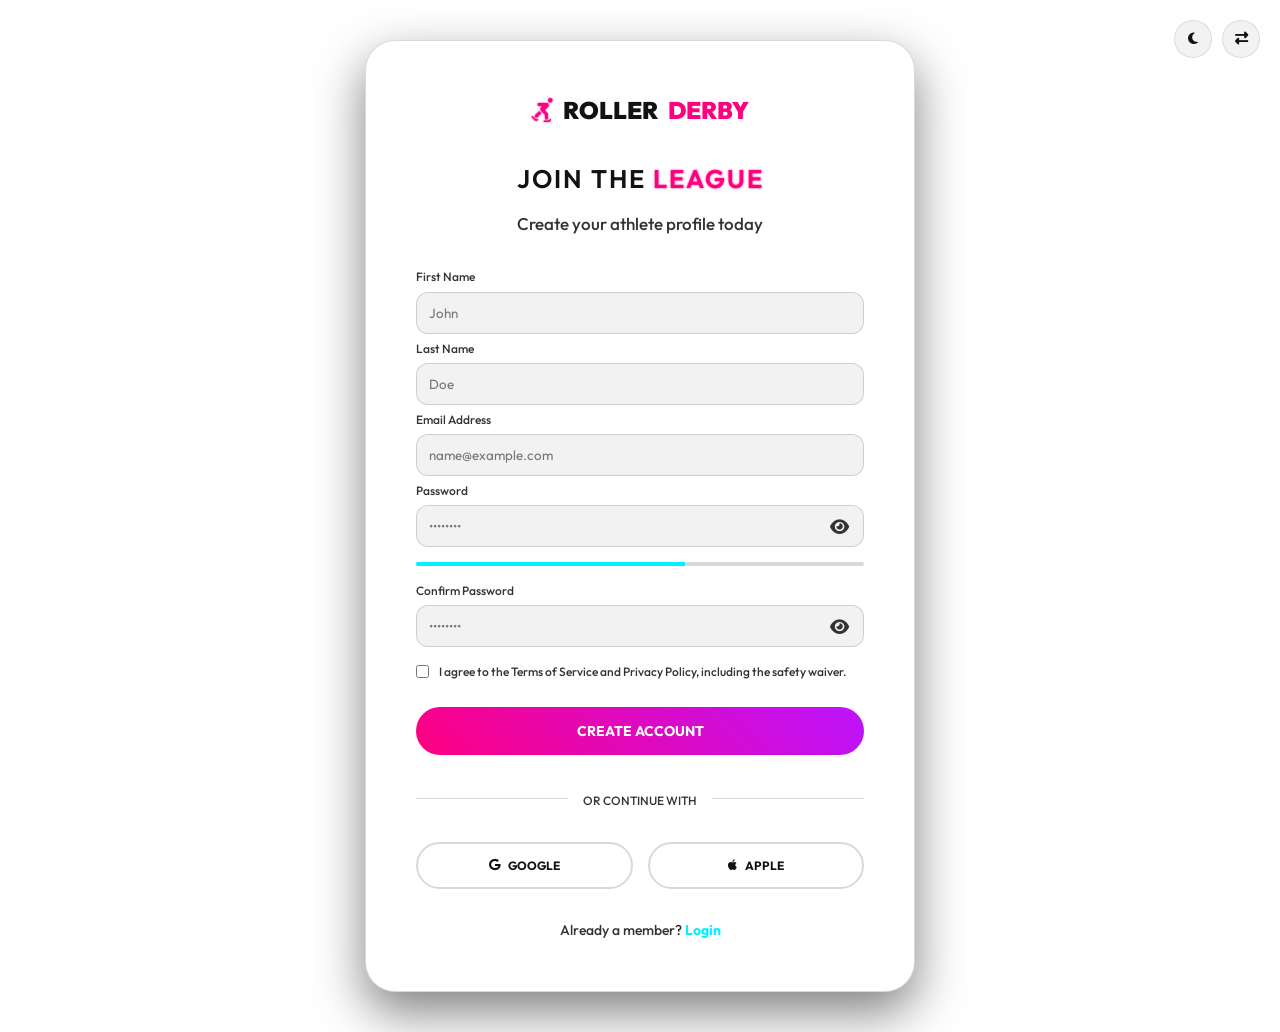
<file: register.html>
<!DOCTYPE html>
<html lang="en">
<head>
    <meta charset="UTF-8">
    <meta name="viewport" content="width=device-width, initial-scale=1.0">
    <title>Register | Roller Derby League & Skate School</title>
    <link rel="icon" type="image/svg+xml" href="assets/images/favicon.svg?v=1">
    <link rel="stylesheet" href="assets/css/style.css">
    <link rel="stylesheet" href="assets/css/dark-mode.css">
    <link rel="stylesheet" href="https://cdnjs.cloudflare.com/ajax/libs/font-awesome/6.4.0/css/all.min.css">
    <style>
        body { background: var(--bg-dark); min-height: 100vh; display: flex; align-items: center; justify-content: center; padding: 40px 20px; transition: var(--transition); }
        .auth-container {
            width: 100%;
            max-width: 550px;
            border-radius: 30px;
            overflow: hidden;
            border: 1px solid var(--glass-border);
            box-shadow: 0 20px 50px rgba(0,0,0,0.5);
            background: var(--bg-light);
            position: relative;
            transition: var(--transition);
        }
        .auth-container::before {
            content: '';
            position: absolute;
            top: -2px; left: -2px; right: -2px; bottom: -2px;
            background: linear-gradient(45deg, var(--secondary-neon), var(--primary-neon));
            z-index: -1;
            border-radius: 32px;
            opacity: 0.3;
        }
        .auth-form {
            padding: 50px;
            display: flex;
            flex-direction: column;
            justify-content: center;
        }
        .auth-input {
            width: 100%;
            background: var(--bg-card);
            border: 1px solid var(--glass-border);
            padding: 12px;
            border-radius: 12px;
            color: var(--text-white);
            margin-bottom: 15px;
            outline: none;
            transition: var(--transition);
        }
        .auth-input:focus { border-color: var(--secondary-neon); background: rgba(255,255,255,0.1); box-shadow: 0 0 15px rgba(0, 242, 255, 0.2); }
        
        .strength-meter {
            height: 4px;
            background: var(--glass-border);
            margin-top: -8px;
            margin-bottom: 15px;
            border-radius: 2px;
            overflow: hidden;
        }
        .strength-bar { width: 60%; height: 100%; background: var(--secondary-neon); }

        .logo-center {
            display: flex;
            justify-content: center;
            margin-bottom: 30px;
        }

        /* Dark Mode Style for Auth Container */
        body.dark-mode .auth-container {
            background: var(--bg-alt);
        }
        .or-divider-text {
            background: var(--bg-light);
        }
        body.dark-mode .or-divider-text {
            background: var(--bg-alt) !important;
        }

        @media (max-width: 480px) {
            body { flex-direction: column; min-height: 100vh; padding: 40px 20px; }
            .auth-form { padding: 30px 20px; }
            .auth-container { border-radius: 20px; }
            .auth-controls { 
                position: static !important; 
                margin-bottom: 20px; 
                justify-content: flex-end;
                width: 100%;
            }
            .social-grid { gap: 10px !important; }
            .social-grid .btn-outline { padding: 12px 5px !important; font-size: 11px !important; }
        }

        .auth-controls {
            position: absolute;
            top: 20px;
            right: 20px;
            display: flex;
            gap: 10px;
            z-index: 100;
        }

        .password-wrapper {
            position: relative;
            display: flex;
            align-items: center;
        }
        .toggle-password {
            position: absolute;
            right: 15px;
            cursor: pointer;
            color: var(--text-gray);
            z-index: 10;
            top: 50%;
            transform: translateY(-50%);
        }
        .auth-input { margin-bottom: 0 !important; }
        .password-wrapper { margin-bottom: 15px; }
        .strength-meter { margin-top: 5px !important; }
    </style>
</head>
<body class="dark-mode">

    <div class="auth-controls">
        <button class="toggle-btn" id="dark-mode-toggle" title="Toggle Theme">
            <i class="fas fa-moon"></i>
        </button>
        <button class="toggle-btn" id="rtl-toggle" title="Toggle RTL">
            <i class="fas fa-right-left"></i>
        </button>
    </div>

    <div class="auth-container">
        <div class="auth-form">
            <div class="logo-center">
                <a href="index.html" class="logo">
                    <i class="fas fa-skating neon-text"></i>
                    ROLLER<span>DERBY</span>
                </a>
            </div>
            
            <h2 style="text-align: center; margin-bottom: 10px;">JOIN THE <span class="neon-text">LEAGUE</span></h2>
            <p style="text-align: center; color: var(--text-gray); margin-bottom: 30px;">Create your athlete profile today</p>
            
            <form>
                <div style="margin-bottom: 5px;">
                    <label style="display: block; margin-bottom: 5px; font-size: 12px; color: var(--text-gray);">First Name</label>
                    <input type="text" class="auth-input" placeholder="John" required>
                </div>

                <div style="margin-bottom: 5px;">
                    <label style="display: block; margin-bottom: 5px; font-size: 12px; color: var(--text-gray);">Last Name</label>
                    <input type="text" class="auth-input" placeholder="Doe" required>
                </div>
                
                <div style="margin-bottom: 5px;">
                    <label style="display: block; margin-bottom: 5px; font-size: 12px; color: var(--text-gray);">Email Address</label>
                    <input type="email" class="auth-input" placeholder="name@example.com" required>
                </div>
                
                <div style="margin-bottom: 5px;">
                    <label style="display: block; margin-bottom: 5px; font-size: 12px; color: var(--text-gray);">Password</label>
                    <div class="password-wrapper">
                        <input type="password" class="auth-input" placeholder="••••••••" required>
                        <i class="fas fa-eye toggle-password"></i>
                    </div>
                    <div class="strength-meter"><div class="strength-bar"></div></div>
                </div>
                
                <div style="margin-bottom: 5px;">
                    <label style="display: block; margin-bottom: 5px; font-size: 12px; color: var(--text-gray);">Confirm Password</label>
                    <div class="password-wrapper">
                        <input type="password" class="auth-input" placeholder="••••••••" required>
                        <i class="fas fa-eye toggle-password"></i>
                    </div>
                </div>
                
                <label style="color: var(--text-gray); display: flex; align-items: flex-start; gap: 10px; cursor: pointer; font-size: 12px; margin: 15px 0 25px;">
                    <input type="checkbox" style="margin-top: 3px;" required> I agree to the Terms of Service and Privacy Policy, including the safety waiver.
                </label>
                
                <button type="submit" class="btn-primary" style="width: 100%; padding: 15px;">Create Account</button>
                
                <div style="text-align: center; margin: 30px 0; position: relative;">
                    <span class="or-divider-text" style="padding: 0 15px; position: relative; z-index: 1; color: var(--text-gray); font-size: 12px;">OR CONTINUE WITH</span>
                    <hr style="position: absolute; top: 50%; width: 100%; border: none; border-top: 1px solid var(--glass-border);">
                </div>
                
                <div class="social-grid" style="display: grid; grid-template-columns: 1fr 1fr; gap: 15px;">
                    <a href="#" class="btn-outline" style="font-size: 12px; display: flex; align-items: center; justify-content: center; gap: 8px; padding: 12px; text-transform: uppercase;">
                        <i class="fab fa-google"></i> Google
                    </a>
                    <a href="#" class="btn-outline" style="font-size: 12px; display: flex; align-items: center; justify-content: center; gap: 8px; padding: 12px; text-transform: uppercase;">
                        <i class="fab fa-apple"></i> Apple
                    </a>
                </div>
                
                <p style="text-align: center; margin-top: 30px; font-size: 14px; color: var(--text-gray);">
                    Already a member? <a href="login.html" style="color: var(--secondary-neon); text-decoration: none; font-weight: 700;">Login</a>
                </p>
            </form>
        </div>
    </div>


    <script src="assets/js/main.js"></script>
    <script>
        document.body.classList.add('loaded');
    </script>

    <!-- Back to Top -->
    <a href="#" class="back-to-top" id="backToTop">
        <i class="fas fa-arrow-up"></i>
    </a>
</body>
</html>
</file>
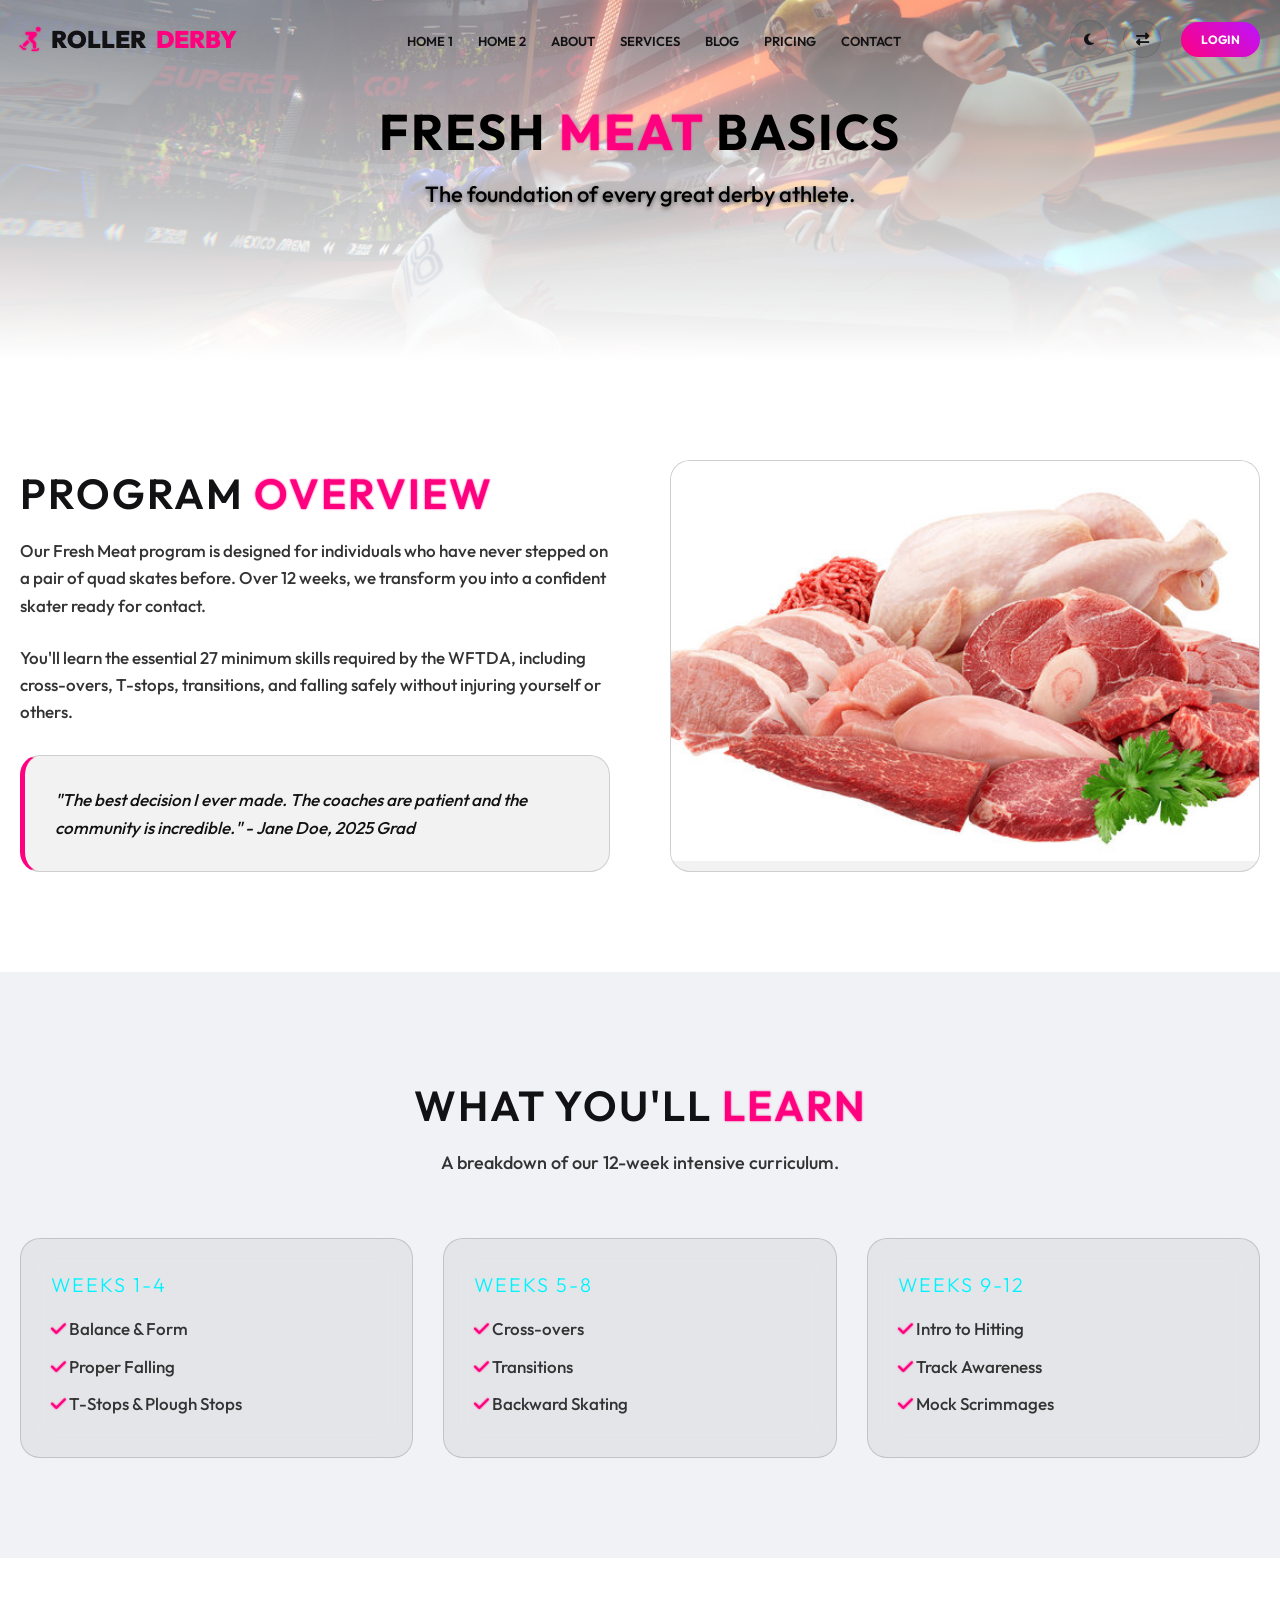
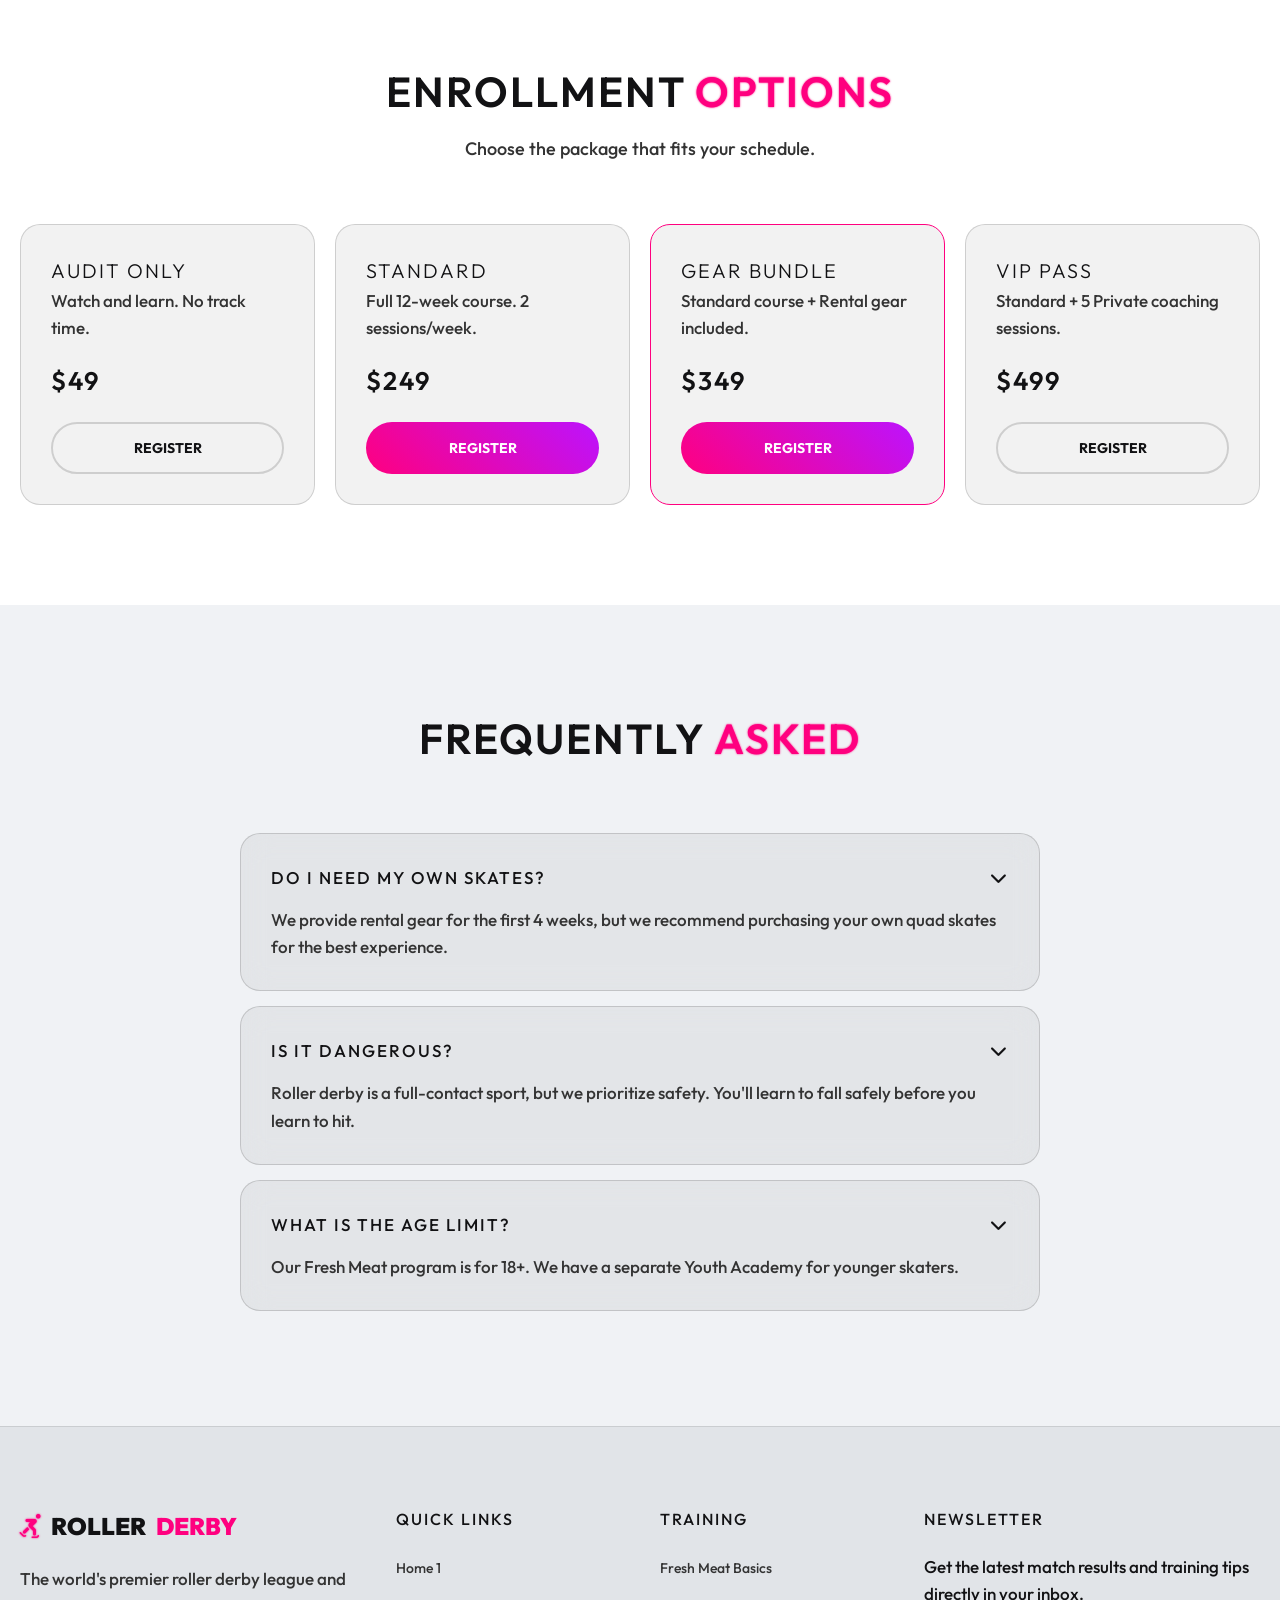
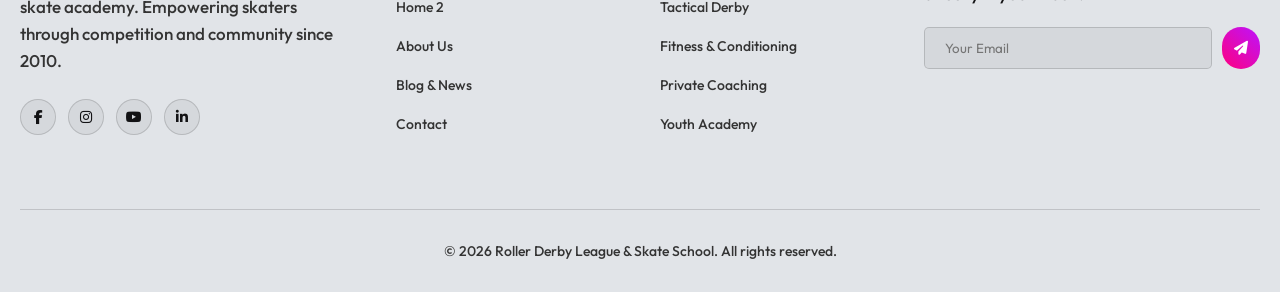
<file: services-details.html>
<!DOCTYPE html>
<html lang="en" dir="ltr">
<head>
    <meta charset="UTF-8">
    <meta name="viewport" content="width=device-width, initial-scale=1.0">
    <title>Service Details | Roller Derby League & Skate School</title>
    <link rel="icon" type="image/svg+xml" href="assets/images/favicon.svg?v=1">
    <link rel="stylesheet" href="assets/css/style.css">
    <link rel="stylesheet" href="assets/css/dark-mode.css">
    <link rel="stylesheet" href="assets/css/rtl.css">
    <link rel="stylesheet" href="https://cdnjs.cloudflare.com/ajax/libs/font-awesome/6.4.0/css/all.min.css">
</head>
<body class="dark-mode">

    <!-- Navbar -->
    <nav class="navbar scrolled">
        <div class="nav-container">
            <a href="index.html" class="logo">
                <i class="fas fa-skating neon-text"></i>
                ROLLER<span>DERBY</span>
            </a>
            <ul class="nav-links">
                <li><a href="index.html">Home 1</a></li>
                <li><a href="home-2.html">Home 2</a></li>
                <li><a href="about.html">About</a></li>
                <li><a href="services.html">Services</a></li>
                <li><a href="blog.html">Blog</a></li>
                <li><a href="pricing.html">Pricing</a></li>
                <li><a href="contact.html">Contact</a></li>
                <li class="mobile-menu-controls">
                    <button class="toggle-btn dark-mode-toggle" title="Toggle Theme">
                        <i class="fas fa-moon"></i>
                    </button>
                    <button class="toggle-btn rtl-toggle" title="Toggle RTL">
                        <i class="fas fa-right-left"></i>
                    </button>
                    <a href="login.html" class="btn-primary">Login</a>
                </li>
            </ul>
            <div class="nav-controls">
                <button class="toggle-btn" id="dark-mode-toggle"><i class="fas fa-moon"></i></button>
                <button class="toggle-btn" id="rtl-toggle"><i class="fas fa-right-left"></i></button>
                <a href="login.html" class="btn-primary" style="padding: 8px 20px; font-size: 12px; margin-left: 5px;">Login</a>
                <div class="hamburger" id="hamburger"><span></span><span></span><span></span></div>
            </div>
        </div>
    </nav>

    <!-- 1. Detailed Hero -->
    <section class="hero" style="height: 40vh;">
        <div class="hero-overlay"></div>
        <img src="assets/images/service-hero.png" alt="Service Detail Hero" id="hero-img" style="position: absolute; width: 100%; height: 100%; object-fit: cover;">
        <div class="container hero-content" style="text-align: center;" data-reveal>
            <h1 class="hero-title" id="hero-title" style="font-size: 50px;">FRESH <span class="neon-text">MEAT</span> BASICS</h1>
            <p class="hero-subtitle" id="hero-subtitle">The foundation of every great derby athlete.</p>
        </div>
    </section>

    <!-- 2. Training Overview -->
    <section class="section-padding">
        <div class="container">
            <div class="overview-grid">
                <div data-reveal>
                    <h2 class="section-title" id="overview-title">PROGRAM <span class="neon-text">OVERVIEW</span></h2>
                    <p style="color: var(--text-gray); margin-bottom: 25px;" id="description-1">Our Fresh Meat program is designed for individuals who have never stepped on a pair of quad skates before. Over 12 weeks, we transform you into a confident skater ready for contact.</p>
                    <p style="color: var(--text-gray); margin-bottom: 25px;" id="description-2">You'll learn the essential 27 minimum skills required by the WFTDA, including cross-overs, T-stops, transitions, and falling safely without injuring yourself or others.</p>
                    <div class="glass-card" style="margin-top: 30px; border-left: 5px solid var(--primary-neon);">
                        <p style="font-style: italic;" id="testimonial">"The best decision I ever made. The coaches are patient and the community is incredible." - Jane Doe, 2025 Grad</p>
                    </div>
                </div>
                <div class="glass-card" style="padding: 0; overflow: hidden;" data-reveal>
                    <img src="assets/images/meat.png" alt="Training Image" id="section-img" style="width: 100%; height: 400px; object-fit: cover;">
                </div>
            </div>
        </div>
    </section>

    <!-- 3. Skills Breakdown -->
    <section class="section-padding section-alt">
        <div class="container">
            <div class="section-header" data-reveal>
                <h2 class="section-title">WHAT YOU'LL <span class="neon-text">LEARN</span></h2>
                <p class="section-subtitle">A breakdown of our 12-week intensive curriculum.</p>
            </div>
            
            <div class="skills-grid">
                <div class="glass-card" data-reveal>
                    <h3 style="color: var(--secondary-neon); margin-bottom: 15px;">Weeks 1-4</h3>
                    <ul style="list-style: none; color: var(--text-gray);">
                        <li style="margin-bottom: 10px;"><i class="fas fa-check neon-text"></i> Balance & Form</li>
                        <li style="margin-bottom: 10px;"><i class="fas fa-check neon-text"></i> Proper Falling</li>
                        <li style="margin-bottom: 10px;"><i class="fas fa-check neon-text"></i> T-Stops & Plough Stops</li>
                    </ul>
                </div>
                <div class="glass-card" data-reveal>
                    <h3 style="color: var(--secondary-neon); margin-bottom: 15px;">Weeks 5-8</h3>
                    <ul style="list-style: none; color: var(--text-gray);">
                        <li style="margin-bottom: 10px;"><i class="fas fa-check neon-text"></i> Cross-overs</li>
                        <li style="margin-bottom: 10px;"><i class="fas fa-check neon-text"></i> Transitions</li>
                        <li style="margin-bottom: 10px;"><i class="fas fa-check neon-text"></i> Backward Skating</li>
                    </ul>
                </div>
                <div class="glass-card" data-reveal>
                    <h3 style="color: var(--secondary-neon); margin-bottom: 15px;">Weeks 9-12</h3>
                    <ul style="list-style: none; color: var(--text-gray);">
                        <li style="margin-bottom: 10px;"><i class="fas fa-check neon-text"></i> Intro to Hitting</li>
                        <li style="margin-bottom: 10px;"><i class="fas fa-check neon-text"></i> Track Awareness</li>
                        <li style="margin-bottom: 10px;"><i class="fas fa-check neon-text"></i> Mock Scrimmages</li>
                    </ul>
                </div>
            </div>
        </div>
    </section>

    <!-- 4. Pricing Packages (4 cards) -->
    <section class="section-padding">
        <div class="container">
            <div class="section-header" data-reveal>
                <h2 class="section-title">ENROLLMENT <span class="neon-text">OPTIONS</span></h2>
                <p class="section-subtitle">Choose the package that fits your schedule.</p>
            </div>
            
            <div class="roster-grid">
                <div class="glass-card" data-reveal>
                    <h3>Audit Only</h3>
                    <p style="color: var(--text-gray); flex: 1;">Watch and learn. No track time.</p>
                    <h2 style="margin: 20px 0;">$49</h2>
                    <a href="#" class="btn-outline">Register</a>
                </div>
                <div class="glass-card" data-reveal>
                    <h3>Standard</h3>
                    <p style="color: var(--text-gray); flex: 1;">Full 12-week course. 2 sessions/week.</p>
                    <h2 style="margin: 20px 0;">$249</h2>
                    <a href="#" class="btn-primary">Register</a>
                </div>
                <div class="glass-card" data-reveal style="border-color: var(--primary-neon);">
                    <h3>Gear Bundle</h3>
                    <p style="color: var(--text-gray); flex: 1;">Standard course + Rental gear included.</p>
                    <h2 style="margin: 20px 0;">$349</h2>
                    <a href="#" class="btn-primary">Register</a>
                </div>
                <div class="glass-card" data-reveal>
                    <h3>VIP Pass</h3>
                    <p style="color: var(--text-gray); flex: 1;">Standard + 5 Private coaching sessions.</p>
                    <h2 style="margin: 20px 0;">$499</h2>
                    <a href="#" class="btn-outline">Register</a>
                </div>
            </div>
        </div>
    </section>

    <!-- 5. FAQ Accordion -->
    <section class="section-padding section-alt">
        <div class="container">
            <div class="section-header" data-reveal>
                <h2 class="section-title">FREQUENTLY <span class="neon-text">ASKED</span></h2>
            </div>
            
            <div style="max-width: 800px; margin: 0 auto;">
                <div class="glass-card" style="margin-bottom: 15px;" data-reveal>
                    <h4 style="cursor: pointer; display: flex; justify-content: space-between; align-items: center;">
                        Do I need my own skates? <i class="fas fa-chevron-down"></i>
                    </h4>
                    <p style="margin-top: 15px; color: var(--text-gray);">We provide rental gear for the first 4 weeks, but we recommend purchasing your own quad skates for the best experience.</p>
                </div>
                <div class="glass-card" style="margin-bottom: 15px;" data-reveal>
                    <h4 style="cursor: pointer; display: flex; justify-content: space-between; align-items: center;">
                        Is it dangerous? <i class="fas fa-chevron-down"></i>
                    </h4>
                    <p style="margin-top: 15px; color: var(--text-gray);">Roller derby is a full-contact sport, but we prioritize safety. You'll learn to fall safely before you learn to hit.</p>
                </div>
                <div class="glass-card" style="margin-bottom: 15px;" data-reveal>
                    <h4 style="cursor: pointer; display: flex; justify-content: space-between; align-items: center;">
                        What is the age limit? <i class="fas fa-chevron-down"></i>
                    </h4>
                    <p style="margin-top: 15px; color: var(--text-gray);">Our Fresh Meat program is for 18+. We have a separate Youth Academy for younger skaters.</p>
                </div>
            </div>
        </div>
    </section>

    <!-- Footer -->
    <footer class="footer">
        <div class="container">
            <div class="footer-grid">
                <div class="footer-logo">
                    <a href="index.html" class="logo" style="margin-bottom: 20px;">
                        <i class="fas fa-skating neon-text"></i>
                        ROLLER<span>DERBY</span>
                    </a>
                    <p>The world's premier roller derby league and skate academy. Empowering skaters through competition and community since 2010.</p>
                    <div class="social-icons">
                        <a href="#"><i class="fab fa-facebook-f"></i></a>
                        <a href="#"><i class="fab fa-instagram"></i></a>
                        <a href="#"><i class="fab fa-youtube"></i></a>
                        <a href="#"><i class="fab fa-linkedin-in"></i></a>
                    </div>
                </div>
                <div class="footer-links">
                    <h4>Quick Links</h4>
                    <ul>
                        <li><a href="index.html">Home 1</a></li>
                        <li><a href="home-2.html">Home 2</a></li>
                        <li><a href="about.html">About Us</a></li>
                        <li><a href="blog.html">Blog & News</a></li>
                        <li><a href="contact.html">Contact</a></li>
                    </ul>
                </div>
                <div class="footer-links">
                    <h4>Training</h4>
                    <ul>
                        <li><a href="#">Fresh Meat Basics</a></li>
                        <li><a href="#">Tactical Derby</a></li>
                        <li><a href="#">Fitness & Conditioning</a></li>
                        <li><a href="#">Private Coaching</a></li>
                        <li><a href="#">Youth Academy</a></li>
                    </ul>
                </div>
                <div class="footer-newsletter">
                    <h4>Newsletter</h4>
                    <p>Get the latest match results and training tips directly in your inbox.</p>
                    <form class="newsletter-form">
                        <input type="email" placeholder="Your Email">
                        <button type="submit" class="btn-primary" style="padding: 12px;"><i class="fas fa-paper-plane"></i></button>
                    </form>
                </div>
            </div>
            <div class="footer-bottom">
                <p>&copy; 2026 Roller Derby League & Skate School. All rights reserved.</p>
            </div>
        </div>
    </footer>

    <script src="assets/js/main.js"></script>
    <script>
        const serviceData = {
            'fresh-meat': {
                heroImg: 'assets/images/service-hero.png',
                heroTitle: 'FRESH <span class="neon-text">MEAT</span> BASICS',
                heroSubtitle: 'The foundation of every great derby athlete.',
                overviewTitle: 'PROGRAM <span class="neon-text">OVERVIEW</span>',
                desc1: 'Our Fresh Meat program is designed for individuals who have never stepped on a pair of quad skates before. Over 12 weeks, we transform you into a confident skater ready for contact.',
                desc2: 'You\'ll learn the essential 27 minimum skills required by the WFTDA, including cross-overs, T-stops, transitions, and falling safely without injuring yourself or others.',
                testimonial: '"The best decision I ever made. The coaches are patient and the community is incredible." - Jane Doe, 2025 Grad',
                sectionImg: 'assets/images/meat.png'
            },
            'defense-camp': {
                heroImg: 'assets/images/Defense Camp.img',
                heroTitle: 'DEFENSE <span class="neon-text">CAMP</span>',
                heroSubtitle: 'Hold the line and stop the jammer.',
                overviewTitle: 'STRATEGIC <span class="neon-text">DEFENSE</span>',
                desc1: 'Master the art of the wall. This program focuses on lateral movement, heavy leaning, and communication to ensure no one gets through your defense.',
                desc2: 'Learn specialized blocking techniques, positional play, and wall strategies that define pro-level defense.',
                testimonial: '"I learned more about track awareness in one weekend than I did in a year of practice." - Block Hero, 2026 Participant',
                sectionImg: 'assets/images/Defense Camp.img'
            },
            'jammer-school': {
                heroImg: 'assets/images/jammer school .png',
                heroTitle: 'JAMMER <span class="neon-text">SCHOOL</span>',
                heroSubtitle: 'The speed and agility of a pro.',
                overviewTitle: 'ELITE <span class="neon-text">SCORING</span>',
                desc1: 'Become the ultimate point-scorer. Jammer school teaches you how to read the pack, find holes, and use your agility to dance around blockers.',
                desc2: 'Focus on explosive speed, jump-cuts, and apex jumps to outmaneuver even the toughest defensive walls.',
                testimonial: '"This school gave me the confidence to take on any pack. My point average doubled!" - Speed Demon, 2026 Grad',
                sectionImg: 'assets/images/jammer school .png'
            },
            'youth-league': {
                heroImg: 'assets/images/Youth League.png',
                heroTitle: 'YOUTH <span class="neon-text">LEAGUE</span>',
                heroSubtitle: 'Training the next generation.',
                overviewTitle: 'JUNIOR <span class="neon-text">DERBY</span>',
                desc1: 'A safe and fun environment for young skaters to learn the sport. We focus on teamwork, sportsmanship, and foundational skating skills.',
                desc2: 'Building the future of derby through structured play and skill-building exercises tailored for kids aged 8-16.',
                testimonial: '"My daughter loves her sessions. It\'s more than just skating; it\'s about confidence and team spirit." - Proud Parent',
                sectionImg: 'assets/images/Youth League.png'
            }
        };

        function updateContent() {
            const hash = window.location.hash.substring(1);
            const data = serviceData[hash] || serviceData['fresh-meat'];

            document.getElementById('hero-img').src = data.heroImg;
            document.getElementById('hero-title').innerHTML = data.heroTitle;
            document.getElementById('hero-subtitle').textContent = data.heroSubtitle;
            document.getElementById('overview-title').innerHTML = data.overviewTitle;
            document.getElementById('description-1').textContent = data.desc1;
            document.getElementById('description-2').textContent = data.desc2;
            document.getElementById('testimonial').textContent = data.testimonial;
            document.getElementById('section-img').src = data.sectionImg;
            
            // Re-run reveal animation if needed
            if (window.reveal) window.reveal();
        }

        window.addEventListener('hashchange', updateContent);
        window.addEventListener('DOMContentLoaded', updateContent);
    </script>

    <!-- Back to Top -->
    <a href="#" class="back-to-top" id="backToTop">
        <i class="fas fa-arrow-up"></i>
    </a>
</body>
</html>
</file>
<file: assets/css/style.css>
/* 
    ROLLER DERBY LEAGUE & SKATE SCHOOL
    Main Style Sheet
    Premium Sports League Aesthetic
*/

@import url('https://fonts.googleapis.com/css2?family=Outfit:wght@300;400;500;600;700;800&display=swap');

:root {
    --primary-neon: #ff007f;
    /* Neon Pink */
    --secondary-neon: #00f2ff;
    /* Neon Cyan */
    --accent-neon: #bc13fe;
    /* Neon Purple */
    --bg-dark: #000000;
    --bg-light: #f5f5f7;
    --bg-card: rgba(255, 255, 255, 0.05);
    --bg-alt: #121214;
    --text-white: #ffffff;
    --text-dark: #121214;
    --text-gray: #e0e0e0;
    --glass-border: rgba(255, 255, 255, 0.5);
    --transition: all 0.3s ease-in-out;
    --container-width: 1300px;
}

* {
    margin: 0;
    padding: 0;
    box-sizing: border-box;
    font-family: 'Outfit', sans-serif;
}

body {
    background-color: var(--bg-dark);
    color: var(--text-white);
    overflow-x: hidden;
    line-height: 1.6;
    font-size: 17px;
    font-weight: 500;
    transition: background-color 0.3s, color 0.3s;
}

/* Scrollbar Customization */
::-webkit-scrollbar {
    width: 8px;
}

::-webkit-scrollbar-track {
    background: var(--bg-dark);
}

::-webkit-scrollbar-thumb {
    background: linear-gradient(var(--primary-neon), var(--secondary-neon));
    border-radius: 10px;
}

/* Global Utilities */
.container {
    max-width: var(--container-width);
    margin: 0 auto;
    padding: 0 20px;
}

.section-padding {
    padding: 100px 0;
}

.section-alt {
    background-color: var(--bg-alt);
}

.text-center {
    text-align: center;
}

h1,
h2,
h3,
h4,
h5,
h6 {
    text-transform: uppercase;
    letter-spacing: 2px;
}

h1 {
    font-weight: 700;
}

h2 {
    font-weight: 600;
}

h3 {
    font-weight: 300;
}

h4,
h5,
h6 {
    font-weight: 500;
}

.neon-text {
    color: var(--primary-neon);
    text-shadow: 0 0 2px var(--primary-neon);
    /* Extremely sharp, zero blurriness */
}

.gradient-text {
    background: linear-gradient(45deg, var(--primary-neon), var(--secondary-neon));
    -webkit-background-clip: text;
    background-clip: text;
    -webkit-text-fill-color: transparent;
}

/* Glassmorphism Card */
.glass-card {
    background: var(--bg-card);
    backdrop-filter: blur(15px);
    border: 1px solid var(--glass-border);
    border-radius: 20px;
    padding: 30px;
    transition: var(--transition);
    height: 100%;
    display: flex;
    flex-direction: column;
}

.glass-card:hover {
    transform: translateY(-10px);
    border-color: var(--primary-neon);
    box-shadow: 0 10px 30px rgba(255, 0, 127, 0.2);
}

/* Roster & Grid System */
.roster-grid {
    display: grid;
    grid-template-columns: repeat(4, 1fr);
    gap: 20px;
}

.player-card {
    text-align: center;
    padding: 0;
    overflow: hidden;
}

.player-img {
    width: 100%;
    height: 350px;
    object-fit: cover;
    margin-bottom: 0;
    transition: var(--transition);
}

.player-info {
    padding: 20px;
    flex: 1;
    display: flex;
    flex-direction: column;
}

.player-card:hover .player-img {
    transform: scale(1.05);
}

.player-info h3 {
    font-size: 22px;
    margin-bottom: 5px;
}

.player-info p {
    color: var(--text-gray);
    font-size: 14px;
    margin-bottom: 15px;
}

/* Buttons */
.btn-primary {
    background: linear-gradient(45deg, var(--primary-neon), var(--accent-neon));
    color: white;
    padding: 15px 35px;
    border-radius: 50px;
    text-decoration: none;
    font-weight: 700;
    display: inline-block;
    transition: var(--transition);
    border: none;
    cursor: pointer;
    text-transform: uppercase;
    font-size: 14px;
    position: relative;
    overflow: hidden;
    text-align: center;
}

.btn-primary:hover {
    box-shadow: 0 0 25px var(--primary-neon);
    transform: translateY(-3px) scale(1.05);
    color: white;
}

.btn-outline {
    background: transparent;
    color: var(--text-white);
    padding: 13px 33px;
    border-radius: 50px;
    text-decoration: none;
    font-weight: 700;
    display: inline-block;
    transition: var(--transition);
    border: 2px solid var(--glass-border);
    cursor: pointer;
    text-transform: uppercase;
    font-size: 14px;
    text-align: center;
}

.btn-outline:hover {
    background: var(--secondary-neon);
    color: #000000;
    border-color: var(--secondary-neon);
    box-shadow: 0 0 25px var(--secondary-neon);
    transform: translateY(-3px);
}

/* Password Toggle */
.password-wrapper {
    position: relative;
}

.password-wrapper .auth-input {
    padding-right: 45px;
}

.toggle-password {
    position: absolute;
    right: 15px;
    top: 50%;
    transform: translateY(-50%);
    cursor: pointer;
    color: var(--text-gray);
    transition: var(--transition);
    z-index: 10;
}

.toggle-password:hover {
    color: var(--primary-neon);
}

/* Navbar */
.navbar {
    position: fixed;
    top: 0;
    width: 100%;
    z-index: 1000;
    padding: 20px 0;
    transition: var(--transition);
}

.navbar.scrolled {
    background: rgba(10, 10, 12, 0.9);
    backdrop-filter: blur(10px);
    padding: 15px 0;
    border-bottom: 1px solid var(--glass-border);
}

.nav-container {
    display: flex;
    justify-content: space-between;
    align-items: center;
    max-width: var(--container-width);
    margin: 0 auto;
    padding: 0 20px;
}

.logo {
    font-size: 24px;
    font-weight: 900;
    text-decoration: none;
    color: var(--text-white);
    display: flex;
    align-items: center;
    gap: 10px;
}

.logo span {
    color: var(--primary-neon);
}

.nav-links {
    display: flex;
    list-style: none;
    gap: 25px;
    align-items: center;
}

.nav-links a {
    text-decoration: none;
    color: var(--text-white);
    font-weight: 600;
    text-transform: uppercase;
    font-size: 13px;
    transition: var(--transition);
    position: relative;
    padding: 5px 0;
}

.nav-links a:hover,
.nav-links a.active {
    color: var(--primary-neon);
}

.nav-links a::after {
    content: '';
    position: absolute;
    bottom: 0;
    left: 0;
    width: 0;
    height: 2px;
    background: var(--primary-neon);
    transition: var(--transition);
    box-shadow: 0 0 10px var(--primary-neon);
}

.nav-links a:hover::after,
.nav-links a.active::after {
    width: 100%;
}

.nav-controls {
    display: flex;
    gap: 15px;
    align-items: center;
}

/* Toggles */
.toggle-btn {
    background: var(--bg-card);
    border: 1px solid var(--glass-border);
    color: white;
    width: 38px;
    height: 38px;
    border-radius: 50%;
    cursor: pointer;
    display: flex;
    align-items: center;
    justify-content: center;
    transition: var(--transition);
}

.toggle-btn:hover {
    border-color: var(--secondary-neon);
    color: #000000;
    background: var(--secondary-neon);
    box-shadow: 0 0 15px var(--secondary-neon);
}

/* Mobile Menu */
.mobile-menu-controls {
    display: none;
}

.hamburger {
    display: none;
    cursor: pointer;
    flex-direction: column;
    gap: 6px;
}

.hamburger span {
    width: 25px;
    height: 3px;
    background: white;
    transition: var(--transition);
}

/* Upcoming Bouts */
.bout-card {
    margin-bottom: 20px;
    flex-direction: row;
    align-items: center;
    justify-content: space-between;
    padding: 20px 40px;
}

.bout-date {
    text-align: center;
}

.bout-teams {
    display: flex;
    align-items: center;
    gap: 30px;
}

.team-info {
    text-align: center;
    width: 160px;
}

.team-logo {
    width: 120px;
    height: 120px;
    object-fit: contain;
    margin-bottom: 10px;
}

@media (max-width: 768px) {
    .bout-card {
        flex-direction: column;
        padding: 30px 20px;
        gap: 20px;
        text-align: center;
    }

    .bout-teams {
        flex-direction: column;
        gap: 15px;
    }

    .team-info {
        width: 100%;
    }

    .team-logo {
        width: 80px;
        height: 80px;
    }

    .vs-text {
        margin: 10px 0;
    }
}

/* Hero Section Base */
.hero {
    height: 100vh;
    display: flex;
    align-items: center;
    position: relative;
    overflow: hidden;
}

.hero-overlay {
    position: absolute;
    top: 0;
    left: 0;
    width: 100%;
    height: 100%;
    background: linear-gradient(rgba(10, 10, 12, 0.6), var(--bg-dark));
    z-index: 1;
}

.hero-content {
    position: relative;
    z-index: 2;
    max-width: 800px;
}

.hero-title {
    font-size: 80px;
    line-height: 1;
    margin-bottom: 20px;
}

.hero-subtitle {
    font-size: 22px;
    color: #e0e0e0;
    margin-bottom: 40px;
    text-shadow: 0 2px 4px rgba(0, 0, 0, 0.5);
}

.hero-btns {
    display: flex;
    align-items: center;
    gap: 20px;
}

/* Section Headers */
.section-header {
    margin-bottom: 60px;
    text-align: center;
}

.section-title {
    font-size: 42px;
    margin-bottom: 10px;
}

.section-subtitle {
    color: var(--text-gray);
    font-size: 18px;
}

/* Livestream & Sponsors */
.livestream-grid {
    display: grid;
    grid-template-columns: 1.5fr 1fr;
    gap: 50px;
    align-items: center;
}

.livestream-card {
    padding: 0;
    overflow: hidden;
}

.video-container-box {
    position: relative;
    padding-top: 56.25%;
    overflow: hidden;
    border-radius: 10px;
}

.livestream-video {
    position: absolute;
    top: 0;
    left: 0;
    width: 100%;
    height: 100%;
    object-fit: cover;
}

.live-badge {
    position: absolute;
    top: 20px;
    left: 20px;
    background: #ff0000;
    padding: 5px 15px;
    border-radius: 5px;
    font-weight: 700;
    display: flex;
    align-items: center;
    gap: 8px;
    z-index: 2;
    box-shadow: 0 0 15px rgba(255, 0, 0, 0.5);
    color: white;
}

.pulse-dot {
    width: 8px;
    height: 8px;
    background: white;
    border-radius: 50%;
    display: inline-block;
    animation: pulse 1s infinite;
}

.sponsors-grid {
    display: grid;
    grid-template-columns: repeat(2, 1fr);
    gap: 20px;
    margin-bottom: 40px;
}

.sponsor-card {
    height: 80px;
    display: flex;
    align-items: center;
    justify-content: center;
    text-align: center;
}

@media (max-width: 1024px) {
    .livestream-grid {
        grid-template-columns: 1fr;
        gap: 40px;
    }
}

@media (max-width: 640px) {
    .sponsors-grid {
        grid-template-columns: 1fr;
    }
}

/* Workshops Section */
.workshops-grid {
    display: grid;
    grid-template-columns: 1fr 1fr;
    gap: 30px;
}

.workshop-card {
    flex-direction: row;
    gap: 30px;
    align-items: center;
    padding: 20px;
}

.workshop-img {
    width: 150px;
    height: 150px;
    border-radius: 15px;
    object-fit: cover;
    flex-shrink: 0;
}

.workshop-info h3 {
    margin-bottom: 10px;
}

.workshop-info p {
    color: var(--text-gray);
    margin-bottom: 15px;
    font-size: 14px;
}

.workshop-link {
    text-decoration: none;
    font-weight: 700;
    transition: var(--transition);
}

.workshop-link:hover {
    padding-left: 10px;
}

@media (max-width: 1024px) {
    .workshops-grid {
        grid-template-columns: 1fr;
    }
}

@media (max-width: 640px) {
    .workshop-card {
        flex-direction: column;
        text-align: center;
        padding: 30px 20px;
    }

    .workshop-img {
        width: 100%;
        height: 200px;
    }
}

/* News Section */
.news-grid {
    display: grid;
    grid-template-columns: 2fr 1fr;
    gap: 40px;
}

.news-row-card {
    flex-direction: row;
    gap: 30px;
    align-items: center;
    padding: 20px;
}

.news-row-img {
    width: 150px;
    height: 150px;
    border-radius: 10px;
    object-fit: cover;
    flex-shrink: 0;
}

.news-row-content h3 {
    font-size: 20px;
    margin-bottom: 10px;
}

.news-row-content p {
    color: var(--text-gray);
    margin-bottom: 10px;
}

.news-date {
    font-size: 12px;
    color: var(--primary-neon);
}

.trending-card h4 {
    margin-bottom: 15px;
}

.trending-list {
    list-style: none;
    color: var(--text-gray);
    font-size: 14px;
}

.trending-list li {
    margin-bottom: 10px;
    border-bottom: 1px solid var(--glass-border);
    padding-bottom: 5px;
}

/* Newsletter CTA Section */
.newsletter-cta-form {
    max-width: 600px;
    margin: 0 auto;
    display: flex;
    gap: 10px;
}

.newsletter-cta-form input {
    background: var(--bg-dark);
    border: 1px solid var(--glass-border);
    padding: 15px;
    border-radius: 10px;
    color: white;
    flex: 1;
}

.comment-form-row {
    display: grid;
    grid-template-columns: 1fr 1fr;
    gap: 20px;
    margin-bottom: 20px;
}

@media (max-width: 1024px) {
    .workshops-grid {
        grid-template-columns: 1fr;
    }

    .news-grid {
        grid-template-columns: 1fr;
    }
}

@media (max-width: 640px) {
    .newsletter-cta-form {
        flex-direction: column;
    }

    .newsletter-cta-form input {
        width: 100%;
    }

    .comment-form-row {
        grid-template-columns: 1fr;
    }

    .workshop-card,
    .news-row-card {
        flex-direction: column;
        text-align: center;
        padding: 30px 20px;
    }

    .workshop-img,
    .news-row-img {
        width: 100%;
        height: 200px;
    }
}

/* Contact Section */
.contact-grid {
    display: grid;
    grid-template-columns: 1fr 1.5fr;
    gap: 60px;
}

.contact-info-card-inner {
    display: flex;
    gap: 20px;
    align-items: center;
}

.contact-info-card-inner i {
    font-size: 24px;
}

.contact-info-card-inner p {
    color: var(--text-gray);
}

@media (max-width: 1024px) {
    .contact-grid {
        grid-template-columns: 1fr;
        gap: 50px;
        text-align: center;
    }

    .contact-info-card-inner {
        flex-direction: column;
        text-align: center;
    }
}

/* Service Details Overview */
.overview-grid {
    display: grid;
    grid-template-columns: 1fr 1fr;
    gap: 60px;
    align-items: flex-start;
}

.skills-grid {
    display: grid;
    grid-template-columns: repeat(3, 1fr);
    gap: 30px;
}

@media (max-width: 1024px) {
    .overview-grid {
        grid-template-columns: 1fr;
        gap: 40px;
    }

    .skills-grid {
        grid-template-columns: 1fr;
    }
}

/* Why Us Section */
.why-us-grid {
    display: grid;
    grid-template-columns: 1fr 1fr;
    gap: 50px;
    align-items: center;
}

@media (max-width: 1024px) {
    .why-us-grid {
        grid-template-columns: 1fr;
        gap: 40px;
        text-align: center;
    }

    .why-us-grid ul {
        text-align: left;
    }
}

/* Footer */
.footer {
    background: #050505;
    padding: 80px 0 30px;
    border-top: 1px solid var(--glass-border);
}

.footer-grid {
    display: grid;
    grid-template-columns: 1.5fr 1fr 1fr 1.5fr;
    gap: 40px;
    margin-bottom: 60px;
}

.footer-logo h3 {
    margin-bottom: 20px;
    font-size: 22px;
}

.footer-logo p {
    color: var(--text-gray);
    margin-bottom: 20px;
}

.footer-links h4 {
    margin-bottom: 20px;
    color: var(--secondary-neon);
    font-size: 16px;
}

.footer-links ul {
    list-style: none;
}

.footer-links ul li {
    margin-bottom: 12px;
}

.footer-links ul li a {
    text-decoration: none;
    color: var(--text-gray);
    transition: var(--transition);
    font-size: 14px;
}

.footer-links ul li a:hover {
    color: var(--primary-neon);
    padding-left: 10px;
    text-shadow: 0 0 8px var(--primary-neon);
}

.footer-newsletter h4 {
    margin-bottom: 20px;
    color: var(--secondary-neon);
    font-size: 16px;
}

.newsletter-form {
    display: flex;
    gap: 10px;
    margin-top: 20px;
}

.newsletter-form input {
    background: var(--bg-card);
    border: 1px solid var(--glass-border);
    padding: 12px 20px;
    border-radius: 5px;
    color: white;
    flex: 1;
}

.social-icons {
    display: flex;
    gap: 12px;
    margin-top: 25px;
}

.social-icons a {
    width: 36px;
    height: 36px;
    background: var(--bg-card);
    border: 1px solid var(--glass-border);
    display: flex;
    align-items: center;
    justify-content: center;
    border-radius: 50%;
    color: white;
    text-decoration: none;
    transition: var(--transition);
    font-size: 14px;
}

.social-icons a:hover {
    background: var(--primary-neon);
    transform: translateY(-5px);
    border-color: var(--primary-neon);
}

.footer-bottom {
    text-align: center;
    padding-top: 30px;
    border-top: 1px solid var(--glass-border);
    color: var(--text-gray);
    font-size: 14px;
}

@keyframes pulse {
    0% {
        transform: scale(1);
        opacity: 1;
    }

    50% {
        transform: scale(1.2);
        opacity: 0.5;
    }

    100% {
        transform: scale(1);
        opacity: 1;
    }
}

/* Animations */
[data-reveal] {
    opacity: 0;
    transform: translateY(30px);
    transition: 0.8s all ease;
}

[data-reveal].revealed {
    opacity: 1;
    transform: translateY(0);
}

/* Responsive */
@media (max-width: 1200px) {
    .hero-title {
        font-size: 60px;
    }
}

@media (max-width: 1024px) {
    .roster-grid {
        grid-template-columns: repeat(2, 1fr);
    }

    .footer-grid {
        grid-template-columns: 1fr 1fr;
    }

    .nav-links {
        position: fixed;
        top: 0;
        left: -100%;
        width: 100%;
        height: 100vh;
        background: var(--bg-dark);
        display: flex;
        flex-direction: column;
        justify-content: center;
        align-items: center;
        transition: 0.5s cubic-bezier(0.77, 0.2, 0.05, 1.0);
        z-index: 999;
        gap: 30px;
    }

    .nav-links.active {
        left: 0;
    }

    .nav-links li {
        width: 100%;
        text-align: center;
    }

    .nav-links a {
        font-size: 24px;
        display: block;
    }

    /* Desktop controls hidden on mobile */
    .nav-controls .toggle-btn,
    .nav-controls .btn-primary {
        display: none;
    }

    .hamburger {
        display: flex;
        z-index: 1001;
    }

    .hamburger.open span:nth-child(1) {
        transform: rotate(45deg) translate(6px, 6px);
    }

    .hamburger.open span:nth-child(2) {
        opacity: 0;
    }

    .hamburger.open span:nth-child(3) {
        transform: rotate(-45deg) translate(7px, -7px);
    }

    .mobile-menu-controls {
        display: grid;
        grid-template-columns: auto auto;
        gap: 15px;
        justify-content: center;
        align-items: center;
        margin-top: 10px;
    }

    .mobile-menu-controls .btn-primary {
        grid-column: span 2;
        width: 100%;
        text-align: center;
    }

    .mobile-menu-controls .toggle-btn {
        display: flex !important;
        width: 50px;
        height: 50px;
        font-size: 18px;
    }

    .mobile-menu-controls .btn-primary {
        display: inline-block !important;
        padding: 15px 40px;
    }

    .hero-title {
        font-size: 50px;
    }

    .hero-content {
        text-align: center;
        margin: 0 auto;
    }

    .hero-btns {
        justify-content: center;
    }
}

@media (max-width: 768px) {
    .footer-grid {
        grid-template-columns: 1fr;
        text-align: center;
        gap: 50px;
    }

    .footer-logo,
    .footer-links,
    .footer-newsletter {
        display: flex;
        flex-direction: column;
        align-items: center;
    }

    .footer-logo .logo {
        justify-content: center;
        margin-bottom: 20px;
    }

    .footer-newsletter p {
        margin-bottom: 30px;
    }

    .social-icons {
        justify-content: center;
    }

    .newsletter-form {
        width: 100%;
        max-width: 400px;
        margin: 0 auto;
    }

    .footer-bottom {
        text-align: center;
    }
}

@media (max-width: 640px) {
    .roster-grid {
        grid-template-columns: 1fr;
    }

    .hero-title {
        font-size: 40px;
    }

    .hero-btns {
        flex-direction: column;
        align-items: center;
        gap: 15px;
    }

    .hero-btns .btn-primary,
    .hero-btns .btn-outline {
        width: 100%;
        max-width: 280px;
    }

    .section-title {
        font-size: 32px;
    }

    .section-padding {
        padding: 60px 0;
    }
}

@media (max-width: 320px) {
    .hero-title {
        font-size: 32px;
    }

    .logo {
        font-size: 18px;
    }

    .nav-links a {
        font-size: 20px;
    }

    .hero-btns .btn-primary,
    .hero-btns .btn-outline {
        max-width: 100%;
    }

    .mobile-menu-controls {
        gap: 10px;
    }

    .mobile-menu-controls .toggle-btn {
        width: 40px;
        height: 40px;
    }

    .bout-card {
        padding: 20px 10px;
    }

    .bout-teams h2 {
        font-size: 24px;
    }

    .sponsors-grid {
        gap: 10px;
    }
}

/* Back to Top */
.back-to-top {
    position: fixed;
    bottom: 30px;
    right: 30px;
    width: 50px;
    height: 50px;
    background: linear-gradient(45deg, var(--primary-neon), var(--accent-neon));
    color: white;
    border-radius: 50%;
    display: flex;
    align-items: center;
    justify-content: center;
    text-decoration: none;
    font-size: 20px;
    z-index: 1000;
    opacity: 0;
    visibility: hidden;
    transition: var(--transition);
    box-shadow: 0 0 15px rgba(255, 0, 127, 0.4);
    border: 1px solid rgba(255, 255, 255, 0.2);
    cursor: pointer;
}

.back-to-top.active {
    opacity: 1;
    visibility: visible;
}

.back-to-top:hover {
    transform: translateY(-5px);
    box-shadow: 0 0 25px var(--primary-neon);
    color: white;
}

.back-to-top i {
    transition: var(--transition);
}

.back-to-top:hover i {
    transform: scale(1.2);
}

@media (max-width: 768px) {
    .back-to-top {
        bottom: 20px;
        right: 20px;
        width: 40px;
        height: 40px;
        font-size: 16px;
    }
}
</file>
<file: assets/css/dark-mode.css>
/* 
    ROLLER DERBY LEAGUE & SKATE SCHOOL
    Dark Mode Styles
    Overrides for Dark Theme
*/

body.dark-mode {
    --bg-dark: #000000;
    --bg-light: #ffffff;
    --bg-card: rgba(255, 255, 255, 0.05);
    --bg-alt: #121214;
    --text-white: #ffffff;
    --text-dark: #121214;
    --text-gray: #e0e0e0;
    --glass-border: rgba(255, 255, 255, 0.5);
}

body:not(.dark-mode) {
    --bg-dark: #ffffff;
    --bg-light: #ffffff;
    --bg-card: rgba(0, 0, 0, 0.05);
    --bg-alt: #f0f2f5;
    --text-white: #121214;
    --text-dark: #ffffff;
    --text-gray: #333333;
    --glass-border: rgba(0, 0, 0, 0.15);
}

body:not(.dark-mode) .navbar.scrolled {
    background: rgba(240, 242, 245, 0.95);
    border-bottom: 1px solid rgba(0,0,0,0.1);
}

body:not(.dark-mode) .logo,
body:not(.dark-mode) .nav-links a {
    color: #121214;
}

body:not(.dark-mode) .footer {
    background: #e1e4e8;
    border-top: 1px solid rgba(0,0,0,0.1);
}

body:not(.dark-mode) .footer-logo h3,
body:not(.dark-mode) .footer-links h4,
body:not(.dark-mode) .footer-newsletter h4 {
    color: #121214;
}

body:not(.dark-mode) .footer-links ul li a,
body:not(.dark-mode) .footer-logo p,
body:not(.dark-mode) .footer-bottom {
    color: #333333;
}

body:not(.dark-mode) .hero-overlay {
    background: linear-gradient(rgba(255, 255, 255, 0.4), var(--bg-dark));
}

body:not(.dark-mode) .toggle-btn {
    color: #121214;
    border-color: rgba(0,0,0,0.1);
}

body:not(.dark-mode) .hamburger span {
    background: #121214;
}

body:not(.dark-mode) .hero-title {
    color: #000000;
}

body:not(.dark-mode) .hero-subtitle {
    color: #000000;
}

body:not(.dark-mode) .social-icons a {
    color: #121214;
}

body:not(.dark-mode) .social-icons a:hover {
    color: #ffffff;
}
</file>
<file: assets/css/rtl.css>
/* 
    ROLLER DERBY LEAGUE & SKATE SCHOOL
    RTL Support Styles
*/

[dir="rtl"] {
    text-align: right;
}

[dir="rtl"] .nav-links {
    margin-right: auto;
    margin-left: 0;
}

[dir="rtl"] .nav-controls {
    margin-left: 0;
    margin-right: auto;
}

[dir="rtl"] .footer-links ul li a:hover {
    padding-left: 0;
    padding-right: 8px;
}

[dir="rtl"] .btn-primary, [dir="rtl"] .btn-outline {
    direction: rtl;
}

[dir="rtl"] .player-info {
    left: auto;
    right: 0;
}

[dir="rtl"] .social-icons {
    justify-content: flex-start;
}

[dir="rtl"] .newsletter-form {
    flex-direction: row-reverse;
}

/* Ensure About page timeline and cards are properly mirrored in RTL */
[dir="rtl"] .timeline .glass-card,
[dir="rtl"] .timeline .glass-card * {
    text-align: right;
}

[dir="rtl"] .timeline-item {
    /* keep symmetric padding but ensure content reads right-to-left */
    padding-left: 40px;
    padding-right: 40px;
}

@media (max-width: 768px) {
    [dir="rtl"] .timeline-item {
        padding-right: 70px;
        padding-left: 25px;
    }
}
</file>
